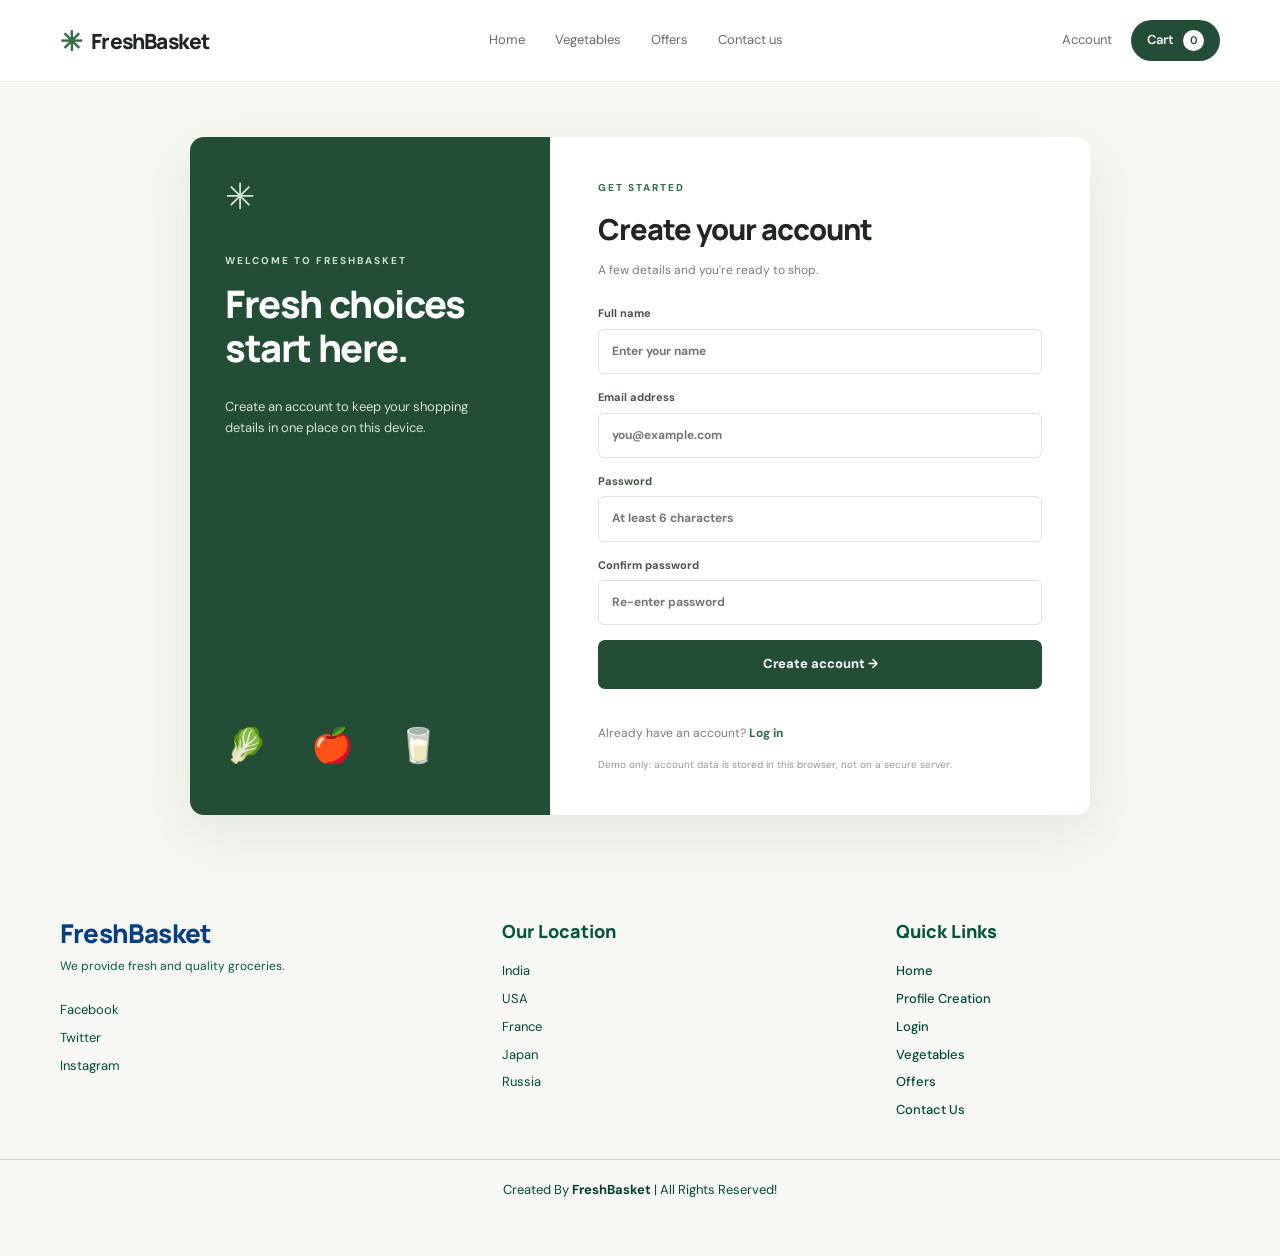
<file: FreshBasket/account.html>
<!DOCTYPE html>
<html lang="en">

<head>
    <meta charset="UTF-8">
    <meta name="viewport" content="width=device-width, initial-scale=1.0">

    <title>Create account | FreshBasket</title>

    <link rel="stylesheet" href="css/style.css">
</head>

<body>

    <!-- HEADER -->
    <header class="site-header">

        <a class="brand" href="index.html">
            <span class="brand-mark">✳</span>
            FreshBasket
        </a>

        <button class="menu-toggle" id="menuToggle">
            ☰
        </button>

        <nav class="main-nav" id="mainNav">
            <a href="index.html">Home</a>
            <a href="vegetables.html">Vegetables</a>
            <a href="offers.html">Offers</a>
            <a href="contact.html">Contact us</a>
        </nav>

        <div class="header-actions">

            <a class="account-link active" href="account.html">
                Account
            </a>

            <button class="cart-button" id="openCart">
                Cart
                <span id="cartCount" class="cart-count">0</span>
            </button>

        </div>

    </header>


    <!-- CREATE ACCOUNT SECTION -->
    <main class="auth-wrap">

        <section class="auth-card">

            <!-- LEFT SIDE -->
            <div class="auth-side">

                <span class="brand-mark large">✳</span>

                <span class="eyebrow light">
                    WELCOME TO FRESHBASKET
                </span>

                <h2>
                    Fresh choices<br>
                    start here.
                </h2>

                <p>
                    Create an account to keep your shopping details
                    in one place on this device.
                </p>

                <div class="auth-illustration">
                    🥬　🍎　🥛
                </div>

            </div>


            <!-- RIGHT SIDE: ACCOUNT FORM -->
            <div class="auth-form-wrap">

                <span class="eyebrow">
                    GET STARTED
                </span>

                <h1>Create your account</h1>

                <p class="muted">
                    A few details and you're ready to shop.
                </p>


                <!-- REGISTRATION FORM -->
                <form id="registerForm" class="form-stack">

                    <!-- FULL NAME -->
                    <label>
                        Full name

                        <input
                            type="text"
                            name="name"
                            placeholder="Enter your name"
                            required
                            minlength="2"
                        >
                    </label>


                    <!-- EMAIL -->
                    <label>
                        Email address

                        <input
                            type="email"
                            name="email"
                            placeholder="you@example.com"
                            required
                        >
                    </label>


                    <!-- PASSWORD -->
                    <label>
                        Password

                        <input
                            type="password"
                            name="password"
                            placeholder="At least 6 characters"
                            required
                            minlength="6"
                        >
                    </label>


                    <!-- CONFIRM PASSWORD -->
                    <label>
                        Confirm password

                        <input
                            type="password"
                            name="confirmPassword"
                            placeholder="Re-enter password"
                            required
                            minlength="6"
                        >
                    </label>


                    <!-- SUBMIT BUTTON -->
                    <button
                        class="button button-dark full-width"
                        type="submit"
                    >
                        Create account →
                    </button>


                    <!-- FORM MESSAGE -->
                    <p
                        class="form-message"
                        id="registerMessage"
                        role="status"
                    ></p>

                </form>


                <!-- LOGIN LINK -->
                <p class="auth-switch">
                    Already have an account?
                    <a href="login.html">Log in</a>
                </p>


                <!-- SECURITY NOTICE -->
                <small class="security-note">
                    Demo only: account data is stored in this browser,
                    not on a secure server.
                </small>

            </div>

        </section>

    </main>


    <!-- FOOTER -->
    <footer class="site-footer reference-footer">

        <div class="container footer-columns">

            <!-- BRAND COLUMN -->
            <section class="footer-brand-col">

                <a class="footer-brand" href="index.html">
                    FreshBasket
                </a>

                <p>
                    We provide fresh and quality groceries.
                </p>

                <div class="social-links">
                    <a href="#" aria-label="Facebook">Facebook</a>
                    <a href="#" aria-label="Twitter">Twitter</a>
                    <a href="#" aria-label="Instagram">Instagram</a>
                </div>

            </section>


            <!-- LOCATION COLUMN -->
            <section>

                <h3>Our Location</h3>

                <ul>
                    <li>India</li>
                    <li>USA</li>
                    <li>France</li>
                    <li>Japan</li>
                    <li>Russia</li>
                </ul>

            </section>


            <!-- QUICK LINKS COLUMN -->
            <section>

                <h3>Quick Links</h3>

                <ul class="footer-quick">
                    <li><a href="index.html">Home</a></li>
                    <li><a href="account.html">Profile Creation</a></li>
                    <li><a href="login.html">Login</a></li>
                    <li><a href="vegetables.html">Vegetables</a></li>
                    <li><a href="offers.html">Offers</a></li>
                    <li><a href="contact.html">Contact Us</a></li>
                </ul>

            </section>

        </div>


        <!-- COPYRIGHT -->
        <div class="footer-copyright">
            Created By <strong>FreshBasket</strong> | All Rights Reserved!
        </div>

    </footer>


    <!-- CART OVERLAY -->
    <div class="cart-overlay" id="cartOverlay"></div>


    <!-- SHOPPING CART DRAWER -->
    <aside class="cart-drawer" id="cartDrawer">

        <div class="cart-head">

            <div>
                <span class="eyebrow">YOUR BASKET</span>

                <h2>
                    Your cart
                    <span id="drawerCount">(0)</span>
                </h2>
            </div>

            <button id="closeCart" class="icon-button">
                ×
            </button>

        </div>


        <!-- CART PRODUCTS -->
        <div id="cartItems" class="cart-items"></div>


        <!-- EMPTY CART MESSAGE -->
        <div id="cartEmpty" class="cart-empty">

            <div>🧺</div>

            <h3>Your basket is empty</h3>

            <p>Add a few fresh favourites to get started.</p>

        </div>


        <!-- CART TOTAL -->
        <div class="cart-bottom">

            <div class="subtotal">
                <span>Subtotal</span>
                <strong id="cartSubtotal">₹0</strong>
            </div>

            <button
                class="button button-dark full-width"
                id="checkoutBtn"
            >
                Continue to checkout →
            </button>

        </div>

    </aside>


    <!-- TOAST NOTIFICATION -->
    <div class="toast" id="toast" role="status"></div>


    <!-- JAVASCRIPT FILES -->
    <script src="js/products.js"></script>
    <script src="js/app.js"></script>
    <script src="js/auth.js"></script>

</body>

</html>
</file>
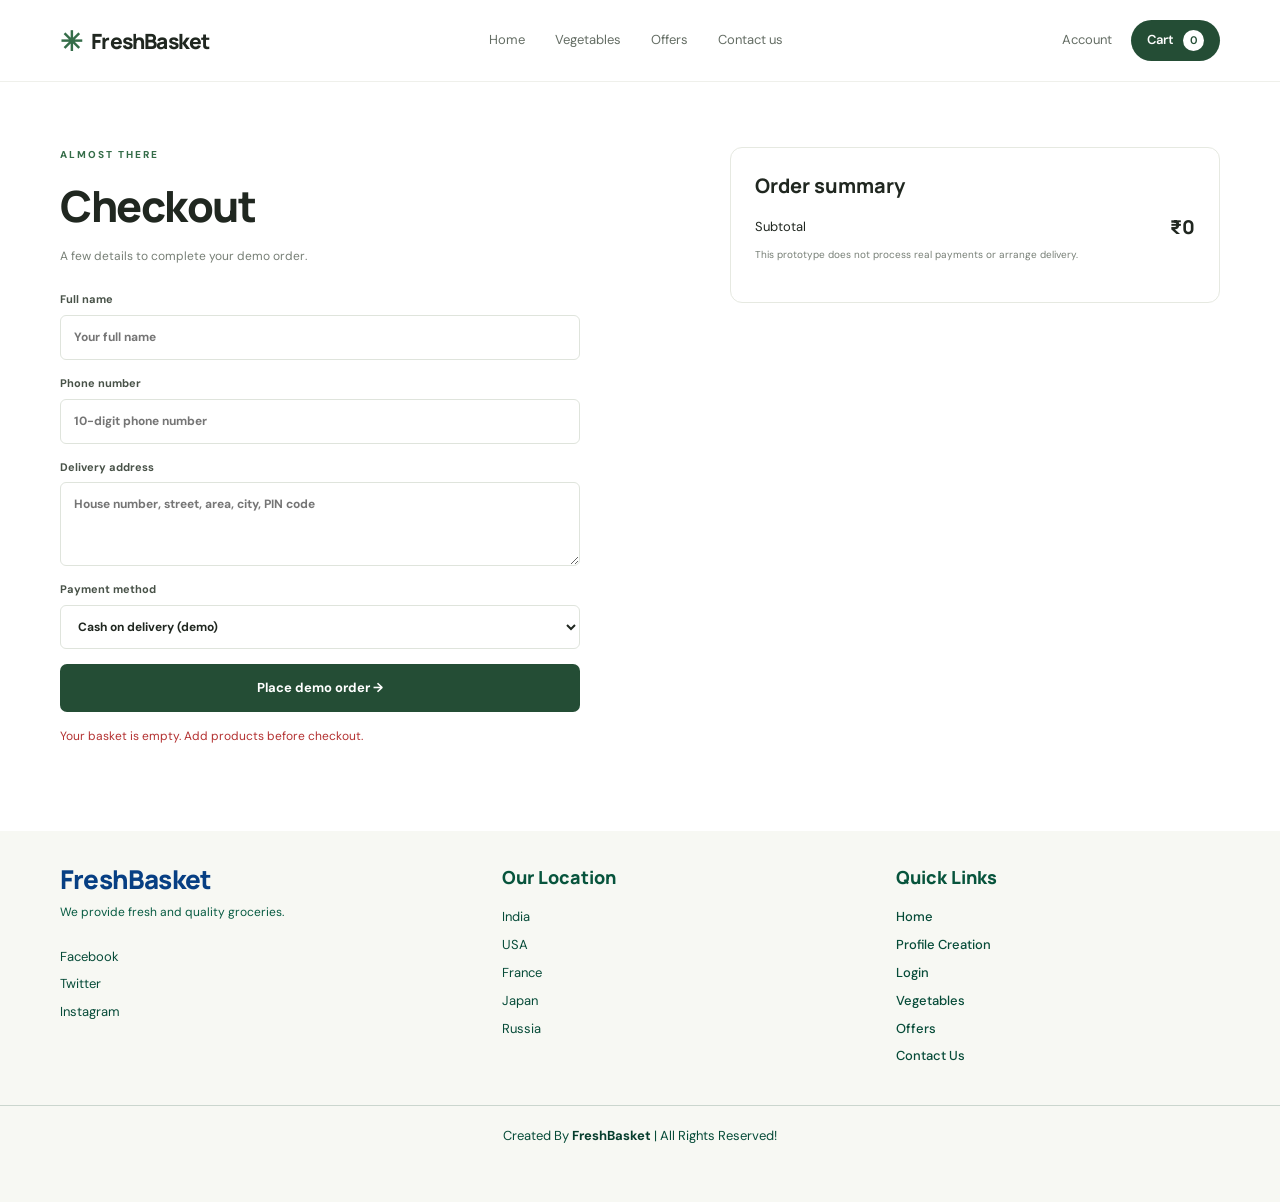
<file: FreshBasket/checkout.html>
<!DOCTYPE html>
<html lang="en">

<head>
    <meta charset="UTF-8">
    <meta name="viewport" content="width=device-width, initial-scale=1.0">

    <title>Checkout | FreshBasket</title>

    <link rel="stylesheet" href="css/style.css">
</head>

<body>

    <!-- HEADER -->
    <header class="site-header">

        <a class="brand" href="index.html">
            <span class="brand-mark">✳</span>
            FreshBasket
        </a>

        <nav class="main-nav">
            <a href="index.html">Home</a>
            <a href="vegetables.html">Vegetables</a>
            <a href="offers.html">Offers</a>
            <a href="contact.html">Contact us</a>
        </nav>

        <div class="header-actions">

            <a class="account-link" href="account.html">
                Account
            </a>

            <button class="cart-button" id="openCart">
                Cart
                <span id="cartCount" class="cart-count">0</span>
            </button>

        </div>

    </header>


    <!-- CHECKOUT MAIN SECTION -->
    <main class="container checkout-layout">

        <!-- CHECKOUT FORM -->
        <section>

            <span class="eyebrow">ALMOST THERE</span>

            <h1>Checkout</h1>

            <p class="muted">
                A few details to complete your demo order.
            </p>


            <form id="checkoutForm" class="form-stack checkout-form">

                <!-- CUSTOMER NAME -->
                <label>
                    Full name

                    <input
                        name="name"
                        type="text"
                        required
                        placeholder="Your full name"
                    >
                </label>


                <!-- PHONE NUMBER -->
                <label>
                    Phone number

                    <input
                        name="phone"
                        type="tel"
                        required
                        inputmode="tel"
                        pattern="[0-9+\-\s]{10,15}"
                        placeholder="10-digit phone number"
                    >
                </label>


                <!-- DELIVERY ADDRESS -->
                <label>
                    Delivery address

                    <textarea
                        name="address"
                        rows="3"
                        required
                        minlength="8"
                        placeholder="House number, street, area, city, PIN code"
                    ></textarea>
                </label>


                <!-- PAYMENT METHOD -->
                <label>
                    Payment method

                    <select name="payment" required>

                        <option value="Cash on delivery">
                            Cash on delivery (demo)
                        </option>

                        <option value="UPI demo">
                            UPI (demo only, no payment processed)
                        </option>

                    </select>
                </label>


                <!-- PLACE ORDER BUTTON -->
                <button
                    class="button button-dark full-width"
                    type="submit"
                >
                    Place demo order →
                </button>


                <!-- ORDER MESSAGE -->
                <p
                    class="form-message"
                    id="checkoutMessage"
                    role="status"
                ></p>

            </form>

        </section>


        <!-- ORDER SUMMARY -->
        <aside class="order-summary">

            <h2>Order summary</h2>

            <!-- PRODUCTS ARE DISPLAYED HERE -->
            <div id="checkoutItems"></div>


            <!-- SUBTOTAL -->
            <div class="subtotal">

                <span>Subtotal</span>

                <strong id="checkoutSubtotal">
                    ₹0
                </strong>

            </div>


            <!-- INFORMATION -->
            <p class="cart-hint">
                This prototype does not process real payments
                or arrange delivery.
            </p>

        </aside>

    </main>


    <!-- FOOTER -->
    <footer class="site-footer reference-footer">

        <div class="container footer-columns">

            <!-- BRAND COLUMN -->
            <section class="footer-brand-col">

                <a class="footer-brand" href="index.html">
                    FreshBasket
                </a>

                <p>
                    We provide fresh and quality groceries.
                </p>

                <div class="social-links">

                    <a href="#" aria-label="Facebook">
                        Facebook
                    </a>

                    <a href="#" aria-label="Twitter">
                        Twitter
                    </a>

                    <a href="#" aria-label="Instagram">
                        Instagram
                    </a>

                </div>

            </section>


            <!-- LOCATION COLUMN -->
            <section>

                <h3>Our Location</h3>

                <ul>
                    <li>India</li>
                    <li>USA</li>
                    <li>France</li>
                    <li>Japan</li>
                    <li>Russia</li>
                </ul>

            </section>


            <!-- QUICK LINKS COLUMN -->
            <section>

                <h3>Quick Links</h3>

                <ul class="footer-quick">

                    <li>
                        <a href="index.html">Home</a>
                    </li>

                    <li>
                        <a href="account.html">Profile Creation</a>
                    </li>

                    <li>
                        <a href="login.html">Login</a>
                    </li>

                    <li>
                        <a href="vegetables.html">Vegetables</a>
                    </li>

                    <li>
                        <a href="offers.html">Offers</a>
                    </li>

                    <li>
                        <a href="contact.html">Contact Us</a>
                    </li>

                </ul>

            </section>

        </div>


        <!-- COPYRIGHT -->
        <div class="footer-copyright">

            Created By <strong>FreshBasket</strong> |
            All Rights Reserved!

        </div>

    </footer>


    <!-- CART OVERLAY -->
    <div class="cart-overlay" id="cartOverlay"></div>


    <!-- SHOPPING CART DRAWER -->
    <aside class="cart-drawer" id="cartDrawer">

        <div class="cart-head">

            <div>

                <span class="eyebrow">
                    YOUR BASKET
                </span>

                <h2>
                    Your cart
                    <span id="drawerCount">(0)</span>
                </h2>

            </div>

            <button id="closeCart" class="icon-button">
                ×
            </button>

        </div>


        <!-- CART ITEMS -->
        <div id="cartItems" class="cart-items"></div>


        <!-- EMPTY CART MESSAGE -->
        <div id="cartEmpty" class="cart-empty">

            <div>🧺</div>

            <h3>Your basket is empty</h3>

            <p>
                Add a few fresh favourites to get started.
            </p>

        </div>


        <!-- CART TOTAL -->
        <div class="cart-bottom">

            <div class="subtotal">

                <span>Subtotal</span>

                <strong id="cartSubtotal">
                    ₹0
                </strong>

            </div>

            <button
                class="button button-dark full-width"
                id="checkoutBtn"
            >
                Continue to checkout →
            </button>

        </div>

    </aside>


    <!-- TOAST NOTIFICATION -->
    <div class="toast" id="toast" role="status"></div>


    <!-- JAVASCRIPT FILES -->
    <script src="js/products.js"></script>
    <script src="js/app.js"></script>
    <script src="js/checkout.js"></script>

</body>

</html>
</file>
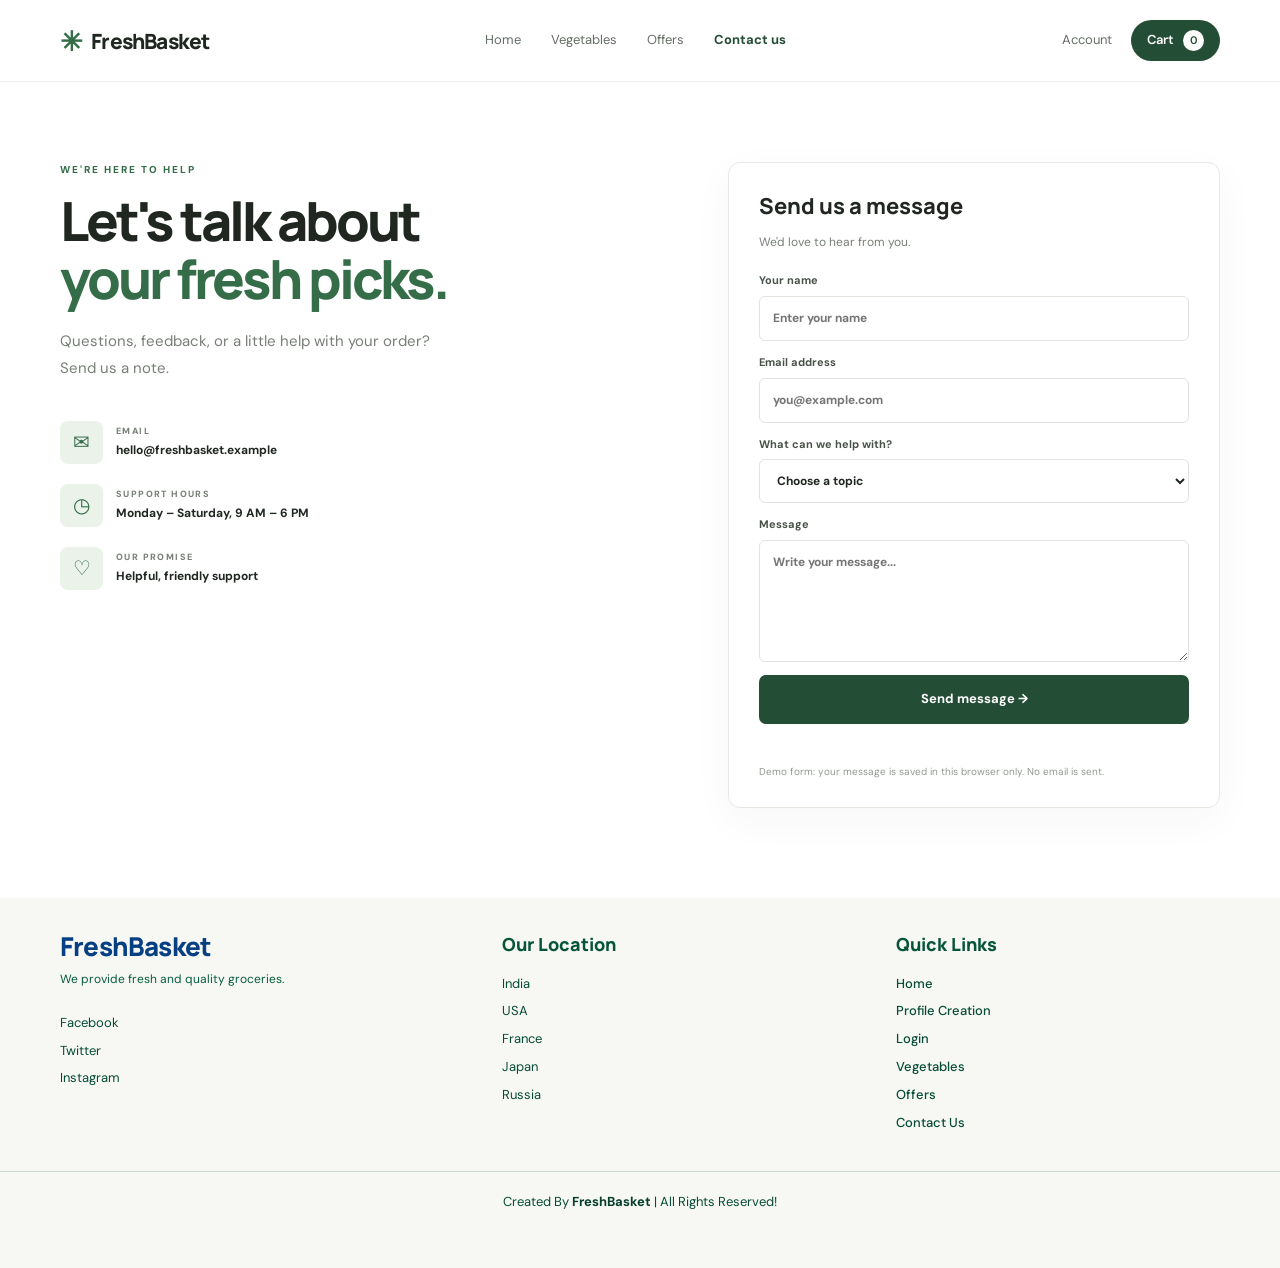
<file: FreshBasket/contact.html>
<!DOCTYPE html>
<html lang="en">

<head>
    <meta charset="UTF-8">
    <meta name="viewport" content="width=device-width, initial-scale=1.0">

    <title>Contact us | FreshBasket</title>

    <link rel="stylesheet" href="css/style.css">
</head>

<body>

    <!-- HEADER -->
    <header class="site-header">

        <a class="brand" href="index.html">
            <span class="brand-mark">✳</span>
            FreshBasket
        </a>

        <button class="menu-toggle" id="menuToggle">☰</button>

        <nav class="main-nav" id="mainNav">
            <a href="index.html">Home</a>
            <a href="vegetables.html">Vegetables</a>
            <a href="offers.html">Offers</a>
            <a class="active" href="contact.html">Contact us</a>
        </nav>

        <div class="header-actions">
            <a class="account-link" href="account.html">Account</a>

            <button class="cart-button" id="openCart">
                Cart
                <span id="cartCount" class="cart-count">0</span>
            </button>
        </div>

    </header>


    <!-- MAIN CONTACT SECTION -->
    <main class="container contact-main">

        <!-- CONTACT INFORMATION -->
        <section class="contact-intro">

            <span class="eyebrow">WE'RE HERE TO HELP</span>

            <h1>
                Let's talk about<br>
                <span>your fresh picks.</span>
            </h1>

            <p>
                Questions, feedback, or a little help with your order?
                Send us a note.
            </p>

            <div class="contact-details">

                <div>
                    <span class="contact-icon">✉</span>

                    <div>
                        <small>EMAIL</small>
                        <strong>hello@freshbasket.example</strong>
                    </div>
                </div>

                <div>
                    <span class="contact-icon">◷</span>

                    <div>
                        <small>SUPPORT HOURS</small>
                        <strong>Monday – Saturday, 9 AM – 6 PM</strong>
                    </div>
                </div>

                <div>
                    <span class="contact-icon">♡</span>

                    <div>
                        <small>OUR PROMISE</small>
                        <strong>Helpful, friendly support</strong>
                    </div>
                </div>

            </div>

        </section>


        <!-- CONTACT FORM -->
        <section class="contact-form-card">

            <h2>Send us a message</h2>

            <p class="muted">We'd love to hear from you.</p>

            <form id="contactForm" class="form-stack">

                <label>
                    Your name

                    <input
                        name="name"
                        type="text"
                        placeholder="Enter your name"
                        required
                    >
                </label>

                <label>
                    Email address

                    <input
                        name="email"
                        type="email"
                        placeholder="you@example.com"
                        required
                    >
                </label>

                <label>
                    What can we help with?

                    <select name="topic" required>
                        <option value="">Choose a topic</option>
                        <option>Order question</option>
                        <option>Product feedback</option>
                        <option>Delivery question</option>
                        <option>Other</option>
                    </select>
                </label>

                <label>
                    Message

                    <textarea
                        name="message"
                        rows="5"
                        placeholder="Write your message..."
                        required
                        minlength="5"
                    ></textarea>
                </label>

                <button
                    class="button button-dark full-width"
                    type="submit"
                >
                    Send message →
                </button>

                <p
                    class="form-message"
                    id="contactMessage"
                    role="status"
                ></p>

                <small class="security-note">
                    Demo form: your message is saved in this browser only.
                    No email is sent.
                </small>

            </form>

        </section>

    </main>


    <!-- FOOTER -->
    <footer class="site-footer reference-footer">

        <div class="container footer-columns">

            <!-- BRAND COLUMN -->
            <section class="footer-brand-col">

                <a class="footer-brand" href="index.html">
                    FreshBasket
                </a>

                <p>We provide fresh and quality groceries.</p>

                <div class="social-links">
                    <a href="#" aria-label="Facebook">Facebook</a>
                    <a href="#" aria-label="Twitter">Twitter</a>
                    <a href="#" aria-label="Instagram">Instagram</a>
                </div>

            </section>


            <!-- LOCATION COLUMN -->
            <section>

                <h3>Our Location</h3>

                <ul>
                    <li>India</li>
                    <li>USA</li>
                    <li>France</li>
                    <li>Japan</li>
                    <li>Russia</li>
                </ul>

            </section>


            <!-- QUICK LINKS COLUMN -->
            <section>

                <h3>Quick Links</h3>

                <ul class="footer-quick">
                    <li><a href="index.html">Home</a></li>
                    <li><a href="account.html">Profile Creation</a></li>
                    <li><a href="login.html">Login</a></li>
                    <li><a href="vegetables.html">Vegetables</a></li>
                    <li><a href="offers.html">Offers</a></li>
                    <li><a href="contact.html">Contact Us</a></li>
                </ul>

            </section>

        </div>


        <!-- COPYRIGHT -->
        <div class="footer-copyright">
            Created By <strong>FreshBasket</strong> | All Rights Reserved!
        </div>

    </footer>


    <!-- CART OVERLAY -->
    <div class="cart-overlay" id="cartOverlay"></div>


    <!-- SHOPPING CART DRAWER -->
    <aside class="cart-drawer" id="cartDrawer">

        <div class="cart-head">

            <div>
                <span class="eyebrow">YOUR BASKET</span>

                <h2>
                    Your cart
                    <span id="drawerCount">(0)</span>
                </h2>
            </div>

            <button id="closeCart" class="icon-button">×</button>

        </div>


        <!-- CART PRODUCTS -->
        <div id="cartItems" class="cart-items"></div>


        <!-- EMPTY CART MESSAGE -->
        <div id="cartEmpty" class="cart-empty">

            <div>🧺</div>

            <h3>Your basket is empty</h3>

            <p>Add a few fresh favourites to get started.</p>

        </div>


        <!-- CART TOTAL -->
        <div class="cart-bottom">

            <div class="subtotal">
                <span>Subtotal</span>
                <strong id="cartSubtotal">₹0</strong>
            </div>

            <button
                class="button button-dark full-width"
                id="checkoutBtn"
            >
                Continue to checkout →
            </button>

        </div>

    </aside>


    <!-- NOTIFICATION -->
    <div class="toast" id="toast" role="status"></div>


    <!-- JAVASCRIPT FILES -->
    <script src="js/products.js"></script>
    <script src="js/app.js"></script>
    <script src="js/contact.js"></script>

</body>

</html>
</file>
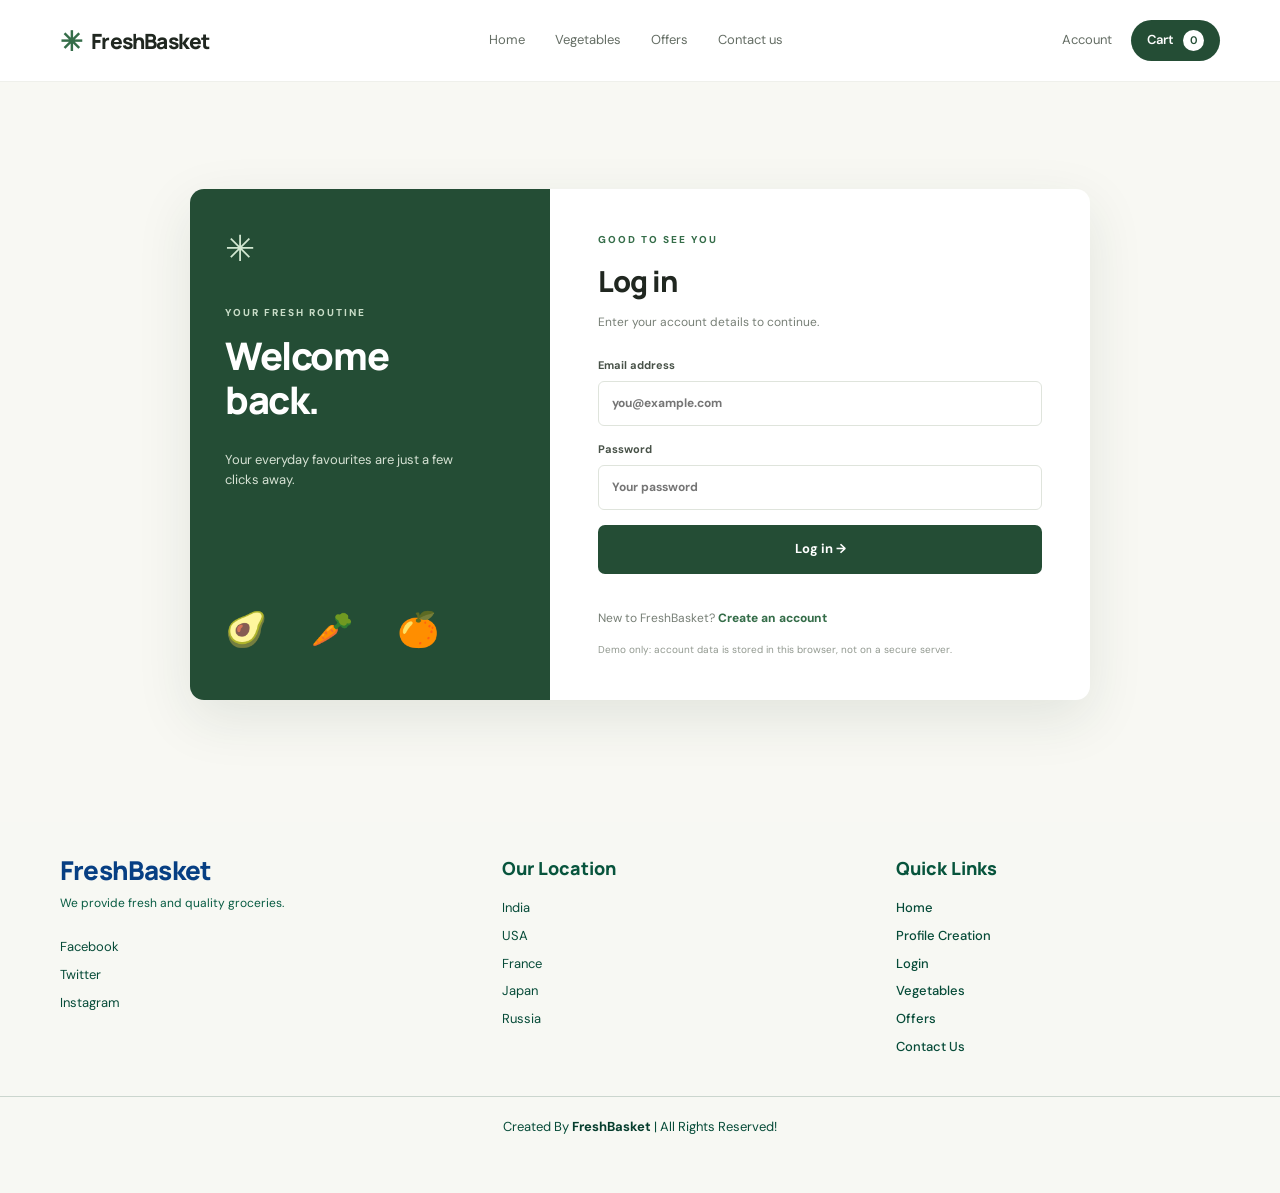
<file: FreshBasket/login.html>
<!DOCTYPE html>
<html lang="en">

<head>
    <meta charset="UTF-8">
    <meta name="viewport" content="width=device-width, initial-scale=1.0">

    <title>Log in | FreshBasket</title>

    <link rel="stylesheet" href="css/style.css">
</head>

<body>

    <!-- HEADER -->
    <header class="site-header">

        <a class="brand" href="index.html">
            <span class="brand-mark">✳</span>
            FreshBasket
        </a>

        <button class="menu-toggle" id="menuToggle">
            ☰
        </button>

        <nav class="main-nav" id="mainNav">
            <a href="index.html">Home</a>
            <a href="vegetables.html">Vegetables</a>
            <a href="offers.html">Offers</a>
            <a href="contact.html">Contact us</a>
        </nav>

        <div class="header-actions">

            <a class="account-link active" href="account.html">
                Account
            </a>

            <button class="cart-button" id="openCart">
                Cart
                <span id="cartCount" class="cart-count">0</span>
            </button>

        </div>

    </header>


    <!-- LOGIN MAIN SECTION -->
    <main class="auth-wrap">

        <section class="auth-card">

            <!-- LEFT SIDE -->
            <div class="auth-side">

                <span class="brand-mark large">✳</span>

                <span class="eyebrow light">
                    YOUR FRESH ROUTINE
                </span>

                <h2>
                    Welcome<br>
                    back.
                </h2>

                <p>
                    Your everyday favourites are just a few clicks away.
                </p>

                <div class="auth-illustration">
                    🥑　🥕　🍊
                </div>

            </div>


            <!-- RIGHT SIDE: LOGIN FORM -->
            <div class="auth-form-wrap">

                <span class="eyebrow">
                    GOOD TO SEE YOU
                </span>

                <h1>Log in</h1>

                <p class="muted">
                    Enter your account details to continue.
                </p>


                <!-- LOGIN FORM -->
                <form id="loginForm" class="form-stack">

                    <!-- EMAIL -->
                    <label>
                        Email address

                        <input
                            type="email"
                            name="email"
                            placeholder="you@example.com"
                            required
                        >
                    </label>


                    <!-- PASSWORD -->
                    <label>
                        Password

                        <input
                            type="password"
                            name="password"
                            placeholder="Your password"
                            required
                        >
                    </label>


                    <!-- LOGIN BUTTON -->
                    <button
                        class="button button-dark full-width"
                        type="submit"
                    >
                        Log in →
                    </button>


                    <!-- LOGIN MESSAGE -->
                    <p
                        class="form-message"
                        id="loginMessage"
                        role="status"
                    ></p>

                </form>


                <!-- CREATE ACCOUNT LINK -->
                <p class="auth-switch">
                    New to FreshBasket?
                    <a href="account.html">Create an account</a>
                </p>


                <!-- SECURITY NOTICE -->
                <small class="security-note">
                    Demo only: account data is stored in this browser,
                    not on a secure server.
                </small>

            </div>

        </section>

    </main>


    <!-- FOOTER -->
    <footer class="site-footer reference-footer">

        <div class="container footer-columns">

            <!-- BRAND COLUMN -->
            <section class="footer-brand-col">

                <a class="footer-brand" href="index.html">
                    FreshBasket
                </a>

                <p>
                    We provide fresh and quality groceries.
                </p>

                <div class="social-links">

                    <a href="#" aria-label="Facebook">
                        Facebook
                    </a>

                    <a href="#" aria-label="Twitter">
                        Twitter
                    </a>

                    <a href="#" aria-label="Instagram">
                        Instagram
                    </a>

                </div>

            </section>


            <!-- LOCATION COLUMN -->
            <section>

                <h3>Our Location</h3>

                <ul>
                    <li>India</li>
                    <li>USA</li>
                    <li>France</li>
                    <li>Japan</li>
                    <li>Russia</li>
                </ul>

            </section>


            <!-- QUICK LINKS COLUMN -->
            <section>

                <h3>Quick Links</h3>

                <ul class="footer-quick">

                    <li><a href="index.html">Home</a></li>

                    <li>
                        <a href="account.html">Profile Creation</a>
                    </li>

                    <li><a href="login.html">Login</a></li>

                    <li>
                        <a href="vegetables.html">Vegetables</a>
                    </li>

                    <li><a href="offers.html">Offers</a></li>

                    <li>
                        <a href="contact.html">Contact Us</a>
                    </li>

                </ul>

            </section>

        </div>


        <!-- COPYRIGHT -->
        <div class="footer-copyright">
            Created By <strong>FreshBasket</strong> |
            All Rights Reserved!
        </div>

    </footer>


    <!-- CART OVERLAY -->
    <div class="cart-overlay" id="cartOverlay"></div>


    <!-- SHOPPING CART DRAWER -->
    <aside class="cart-drawer" id="cartDrawer">

        <div class="cart-head">

            <div>
                <span class="eyebrow">YOUR BASKET</span>

                <h2>
                    Your cart
                    <span id="drawerCount">(0)</span>
                </h2>
            </div>

            <button id="closeCart" class="icon-button">
                ×
            </button>

        </div>


        <!-- CART ITEMS -->
        <div id="cartItems" class="cart-items"></div>


        <!-- EMPTY CART MESSAGE -->
        <div id="cartEmpty" class="cart-empty">

            <div>🧺</div>

            <h3>Your basket is empty</h3>

            <p>
                Add a few fresh favourites to get started.
            </p>

        </div>


        <!-- CART TOTAL -->
        <div class="cart-bottom">

            <div class="subtotal">
                <span>Subtotal</span>
                <strong id="cartSubtotal">₹0</strong>
            </div>

            <button
                class="button button-dark full-width"
                id="checkoutBtn"
            >
                Continue to checkout →
            </button>

        </div>

    </aside>


    <!-- TOAST NOTIFICATION -->
    <div class="toast" id="toast" role="status"></div>


    <!-- JAVASCRIPT FILES -->
    <script src="js/products.js"></script>
    <script src="js/app.js"></script>
    <script src="js/auth.js"></script>

</body>

</html>
</file>
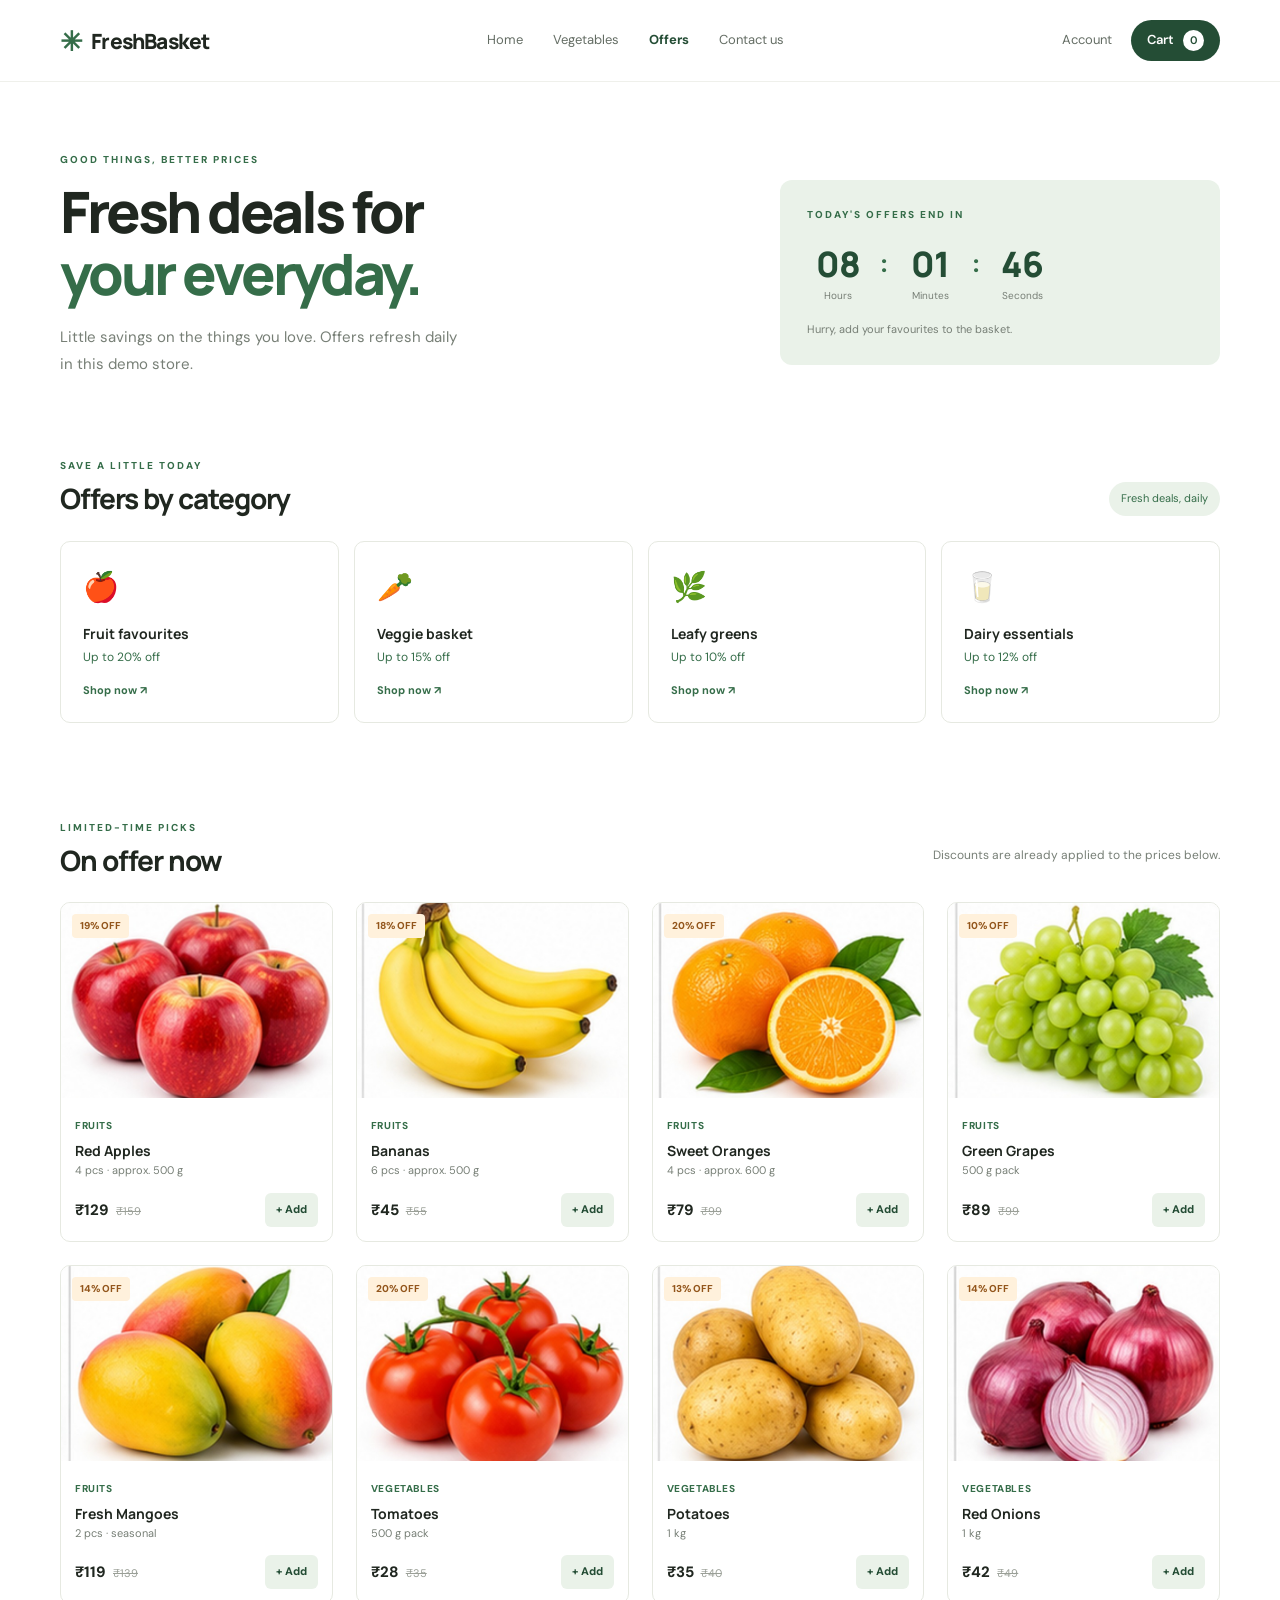
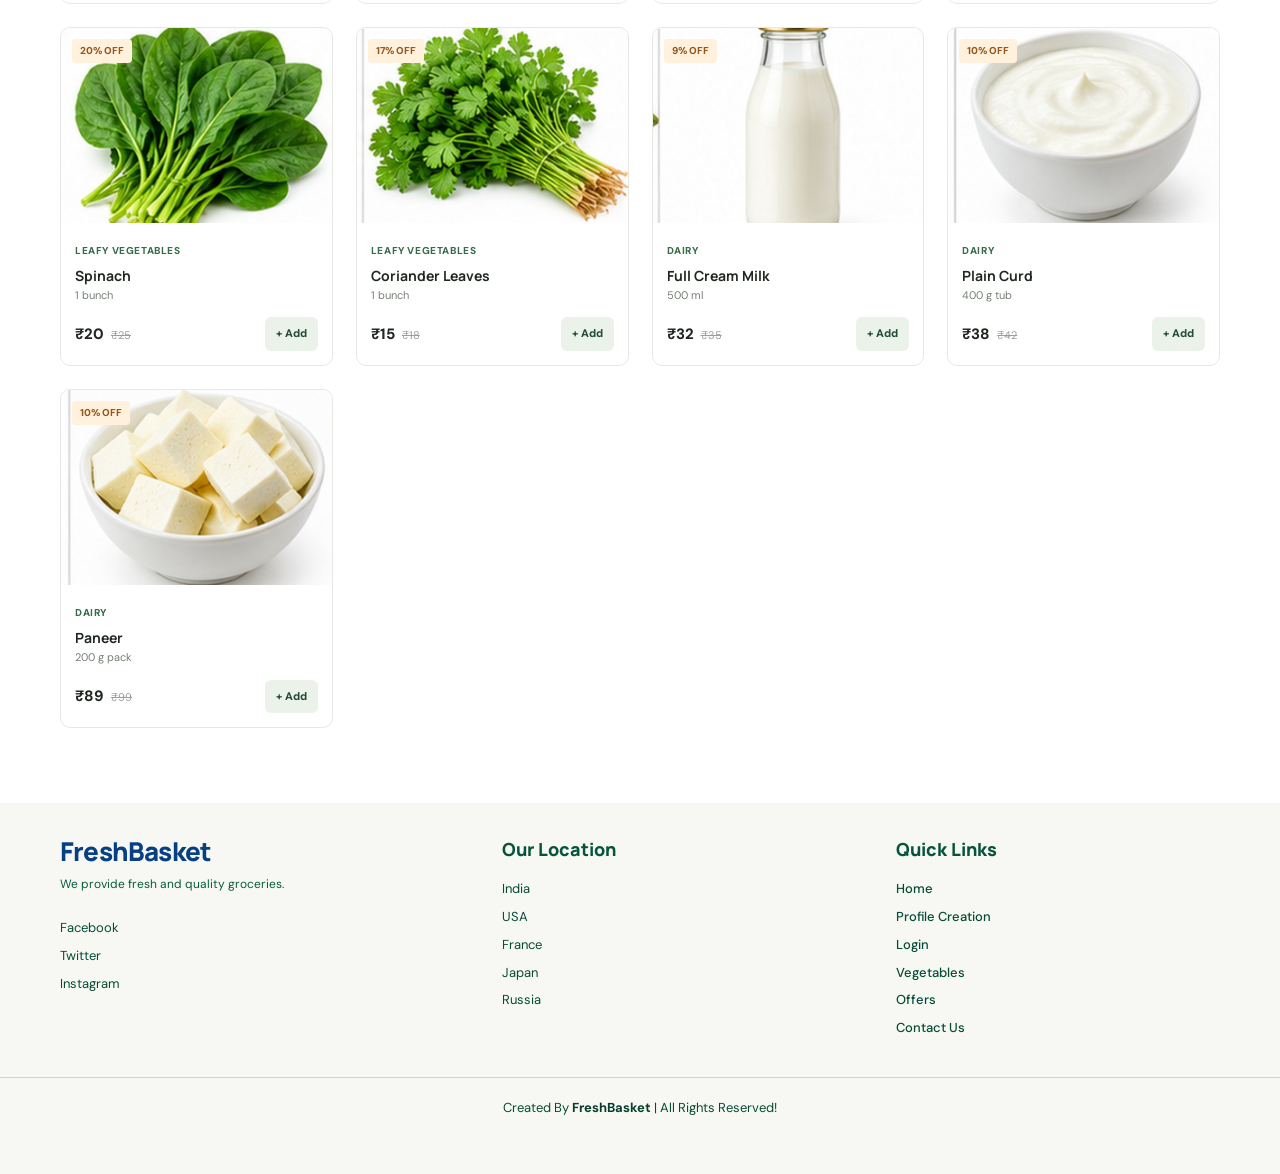
<file: FreshBasket/offers.html>
<!DOCTYPE html>
<html lang="en">

<head>
    <meta charset="UTF-8">
    <meta name="viewport" content="width=device-width, initial-scale=1.0">

    <title>Fresh offers | FreshBasket</title>

    <link rel="stylesheet" href="css/style.css">
</head>

<body>

    <!-- HEADER -->
    <header class="site-header">

        <a class="brand" href="index.html">
            <span class="brand-mark">✳</span>
            FreshBasket
        </a>

        <button class="menu-toggle" id="menuToggle">
            ☰
        </button>

        <nav class="main-nav" id="mainNav">
            <a href="index.html">Home</a>
            <a href="vegetables.html">Vegetables</a>
            <a class="active" href="offers.html">Offers</a>
            <a href="contact.html">Contact us</a>
        </nav>

        <div class="header-actions">

            <a class="account-link" href="account.html">
                Account
            </a>

            <button class="cart-button" id="openCart">
                Cart
                <span id="cartCount" class="cart-count">0</span>
            </button>

        </div>

    </header>


    <!-- MAIN CONTENT -->
    <main>

        <!-- OFFERS HERO SECTION -->
        <section class="offers-hero container">

            <div>

                <span class="eyebrow">
                    GOOD THINGS, BETTER PRICES
                </span>

                <h1>
                    Fresh deals for<br>
                    <span>your everyday.</span>
                </h1>

                <p>
                    Little savings on the things you love.
                    Offers refresh daily in this demo store.
                </p>

            </div>


            <!-- COUNTDOWN TIMER -->
            <div class="timer-card">

                <span class="eyebrow">
                    TODAY'S OFFERS END IN
                </span>

                <div class="timer" id="offerTimer">

                    <div>
                        <strong id="hours">08</strong>
                        <small>Hours</small>
                    </div>

                    <b>:</b>

                    <div>
                        <strong id="minutes">00</strong>
                        <small>Minutes</small>
                    </div>

                    <b>:</b>

                    <div>
                        <strong id="seconds">00</strong>
                        <small>Seconds</small>
                    </div>

                </div>

                <p>
                    Hurry, add your favourites to the basket.
                </p>

            </div>

        </section>


        <!-- OFFERS BY CATEGORY -->
        <section class="container offer-categories">

            <div class="section-heading">

                <div>
                    <span class="eyebrow">
                        SAVE A LITTLE TODAY
                    </span>

                    <h2>Offers by category</h2>
                </div>

                <span class="offer-badge">
                    Fresh deals, daily
                </span>

            </div>


            <div class="offer-category-grid">

                <!-- FRUITS -->
                <a href="vegetables.html#fruits">

                    <span>🍎</span>

                    <strong>Fruit favourites</strong>

                    <small>Up to 20% off</small>

                    <b>Shop now ↗</b>

                </a>


                <!-- VEGETABLES -->
                <a href="vegetables.html#vegetables">

                    <span>🥕</span>

                    <strong>Veggie basket</strong>

                    <small>Up to 15% off</small>

                    <b>Shop now ↗</b>

                </a>


                <!-- LEAFY GREENS -->
                <a href="vegetables.html#leafy">

                    <span>🌿</span>

                    <strong>Leafy greens</strong>

                    <small>Up to 10% off</small>

                    <b>Shop now ↗</b>

                </a>


                <!-- DAIRY -->
                <a href="vegetables.html#dairy">

                    <span>🥛</span>

                    <strong>Dairy essentials</strong>

                    <small>Up to 12% off</small>

                    <b>Shop now ↗</b>

                </a>

            </div>

        </section>


        <!-- PRODUCTS ON OFFER -->
        <section class="container product-section">

            <div class="section-heading">

                <div>
                    <span class="eyebrow">
                        LIMITED-TIME PICKS
                    </span>

                    <h2>On offer now</h2>
                </div>

                <p class="muted">
                    Discounts are already applied to the prices below.
                </p>

            </div>

            <!-- Products are inserted by JavaScript -->
            <div id="offerProducts" class="product-grid"></div>

        </section>

    </main>


    <!-- FOOTER -->
    <footer class="site-footer reference-footer">

        <div class="container footer-columns">

            <!-- BRAND COLUMN -->
            <section class="footer-brand-col">

                <a class="footer-brand" href="index.html">
                    FreshBasket
                </a>

                <p>
                    We provide fresh and quality groceries.
                </p>

                <div class="social-links">

                    <a href="#" aria-label="Facebook">
                        Facebook
                    </a>

                    <a href="#" aria-label="Twitter">
                        Twitter
                    </a>

                    <a href="#" aria-label="Instagram">
                        Instagram
                    </a>

                </div>

            </section>


            <!-- LOCATION COLUMN -->
            <section>

                <h3>Our Location</h3>

                <ul>
                    <li>India</li>
                    <li>USA</li>
                    <li>France</li>
                    <li>Japan</li>
                    <li>Russia</li>
                </ul>

            </section>


            <!-- QUICK LINKS COLUMN -->
            <section>

                <h3>Quick Links</h3>

                <ul class="footer-quick">

                    <li>
                        <a href="index.html">Home</a>
                    </li>

                    <li>
                        <a href="account.html">Profile Creation</a>
                    </li>

                    <li>
                        <a href="login.html">Login</a>
                    </li>

                    <li>
                        <a href="vegetables.html">Vegetables</a>
                    </li>

                    <li>
                        <a href="offers.html">Offers</a>
                    </li>

                    <li>
                        <a href="contact.html">Contact Us</a>
                    </li>

                </ul>

            </section>

        </div>


        <!-- COPYRIGHT -->
        <div class="footer-copyright">
            Created By <strong>FreshBasket</strong> |
            All Rights Reserved!
        </div>

    </footer>


    <!-- CART OVERLAY -->
    <div class="cart-overlay" id="cartOverlay"></div>


    <!-- SHOPPING CART DRAWER -->
    <aside class="cart-drawer" id="cartDrawer">

        <div class="cart-head">

            <div>
                <span class="eyebrow">
                    YOUR BASKET
                </span>

                <h2>
                    Your cart
                    <span id="drawerCount">(0)</span>
                </h2>
            </div>

            <button id="closeCart" class="icon-button">
                ×
            </button>

        </div>


        <!-- CART ITEMS -->
        <div id="cartItems" class="cart-items"></div>


        <!-- EMPTY CART MESSAGE -->
        <div id="cartEmpty" class="cart-empty">

            <div>🧺</div>

            <h3>Your basket is empty</h3>

            <p>
                Add a few fresh favourites to get started.
            </p>

        </div>


        <!-- CART TOTAL -->
        <div class="cart-bottom">

            <div class="subtotal">

                <span>Subtotal</span>

                <strong id="cartSubtotal">₹0</strong>

            </div>

            <p class="cart-hint">
                Delivery charges, if any, are shown at checkout.
            </p>

            <button
                class="button button-dark full-width"
                id="checkoutBtn"
            >
                Continue to checkout →
            </button>

        </div>

    </aside>


    <!-- TOAST NOTIFICATION -->
    <div class="toast" id="toast" role="status"></div>


    <!-- JAVASCRIPT FILES -->
    <script src="js/products.js"></script>
    <script src="js/app.js"></script>
    <script src="js/offers.js"></script>

</body>

</html>
</file>
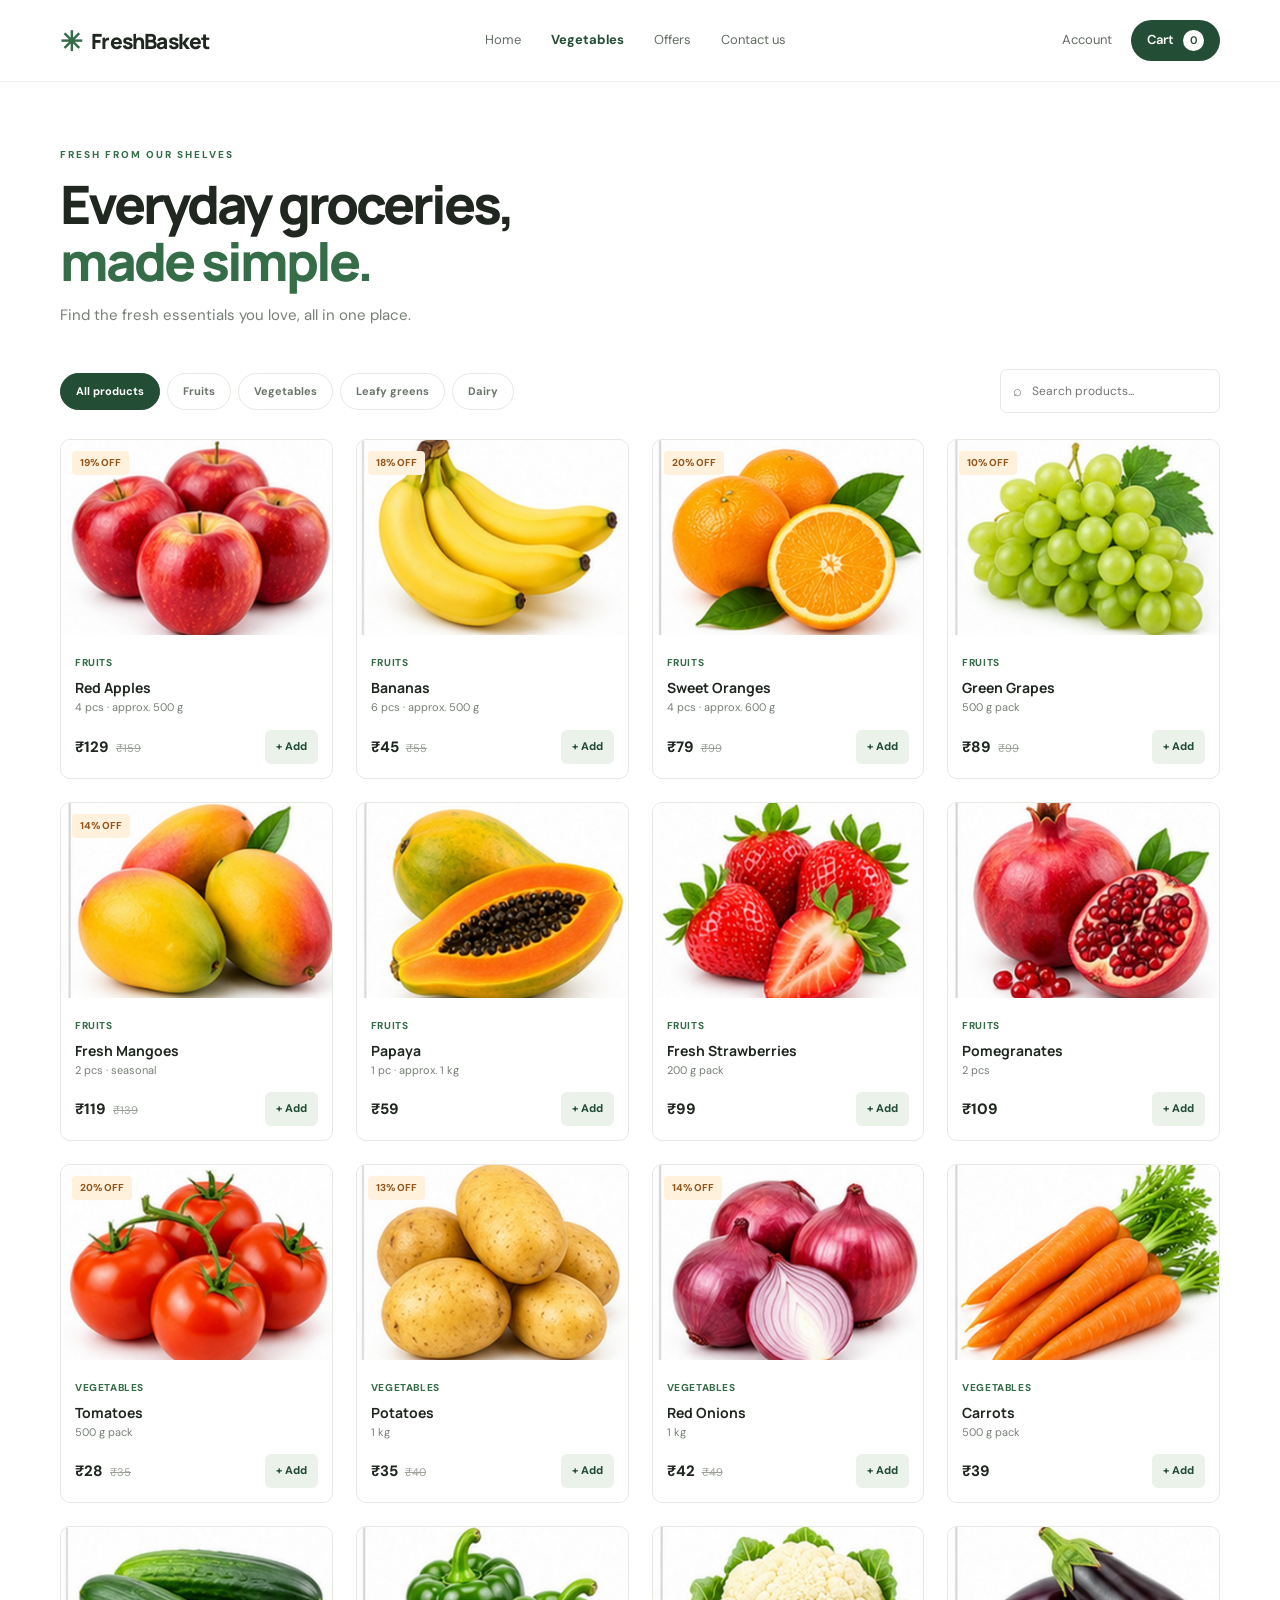
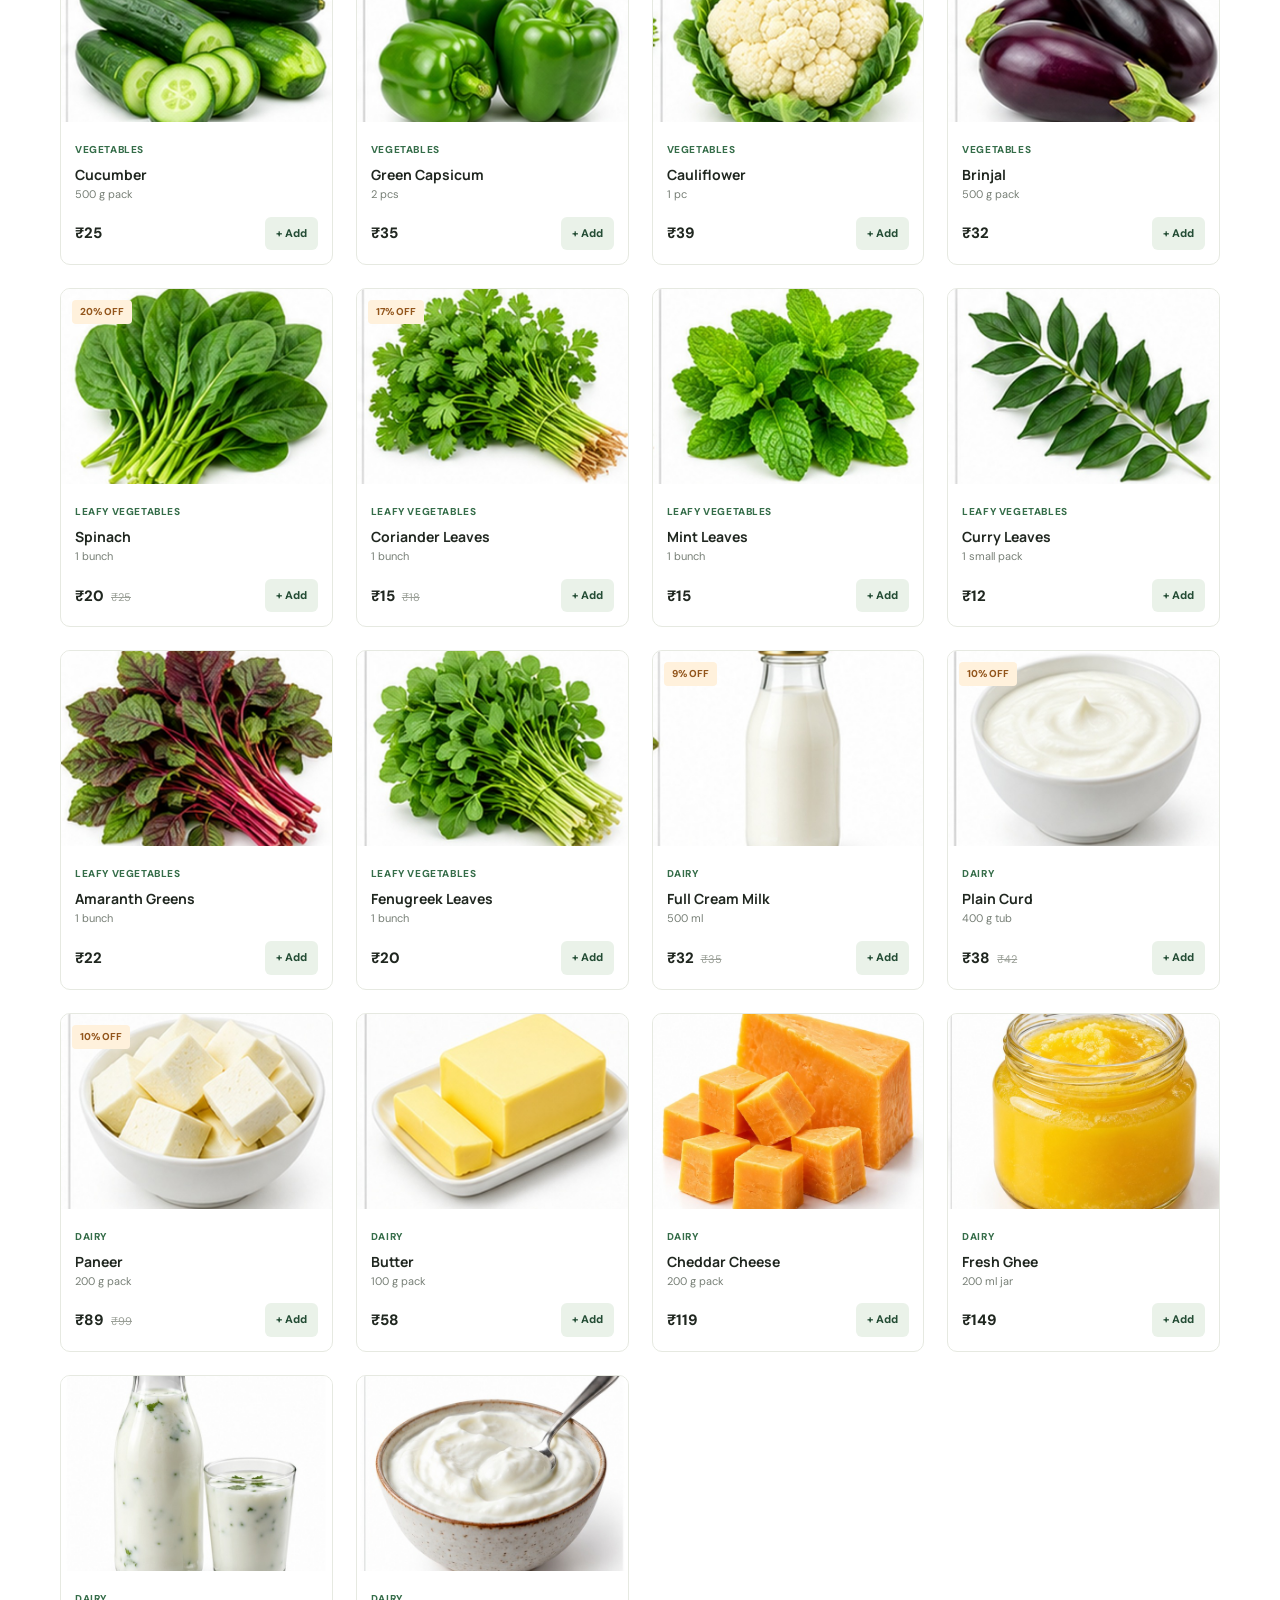
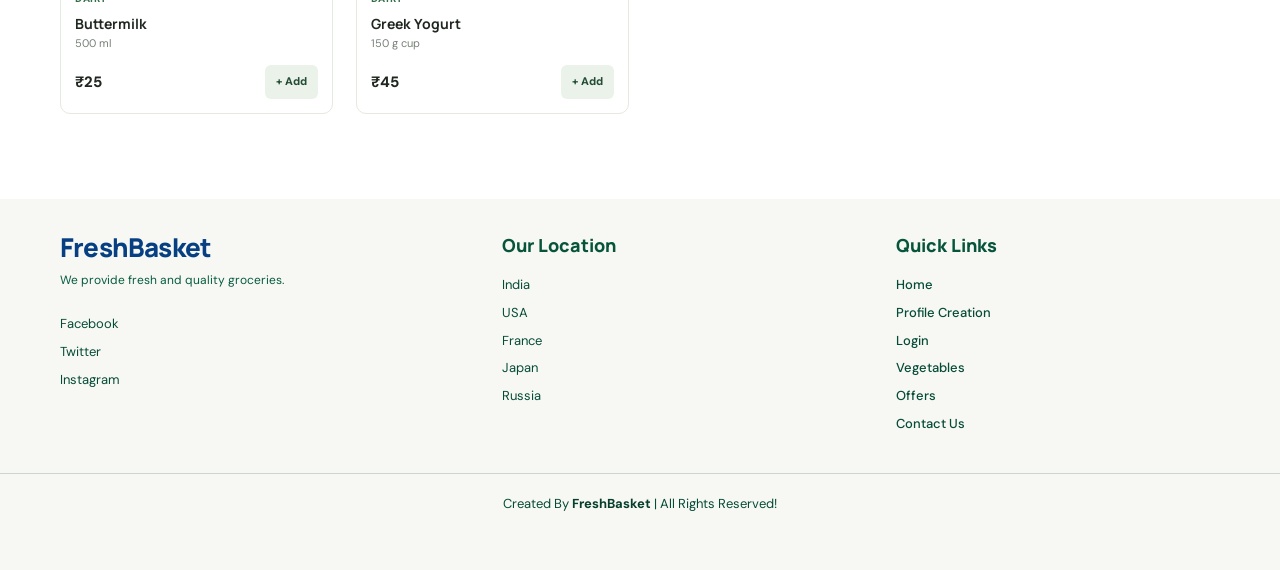
<file: FreshBasket/vegetables.html>
<!DOCTYPE html>
<html lang="en">

<head>
    <meta charset="UTF-8">
    <meta name="viewport" content="width=device-width, initial-scale=1.0">

    <title>Shop groceries | FreshBasket</title>

    <link rel="stylesheet" href="css/style.css">
</head>

<body>

    <!-- HEADER -->
    <header class="site-header">

        <a class="brand" href="index.html">
            <span class="brand-mark">✳</span>
            FreshBasket
        </a>

        <button
            class="menu-toggle"
            id="menuToggle"
            aria-label="Open navigation"
        >
            ☰
        </button>

        <nav class="main-nav" id="mainNav">

            <a href="index.html">Home</a>

            <a class="active" href="vegetables.html">
                Vegetables
            </a>

            <a href="offers.html">Offers</a>

            <a href="contact.html">Contact us</a>

        </nav>

        <div class="header-actions">

            <a class="account-link" href="account.html">
                Account
            </a>

            <button class="cart-button" id="openCart">

                Cart

                <span id="cartCount" class="cart-count">0</span>

            </button>

        </div>

    </header>


    <!-- MAIN SHOP SECTION -->
    <main class="container page-main">

        <!-- PAGE INTRODUCTION -->
        <div class="page-intro">

            <span class="eyebrow">
                FRESH FROM OUR SHELVES
            </span>

            <h1>
                Everyday groceries,<br>
                <span>made simple.</span>
            </h1>

            <p>
                Find the fresh essentials you love,
                all in one place.
            </p>

        </div>


        <!-- SEARCH AND CATEGORY FILTERS -->
        <div class="shop-toolbar">

            <!-- CATEGORY FILTERS -->
            <div class="filter-tabs" id="categoryFilters">

                <button
                    class="filter-tab active"
                    data-filter="All"
                >
                    All products
                </button>

                <button
                    class="filter-tab"
                    data-filter="Fruits"
                >
                    Fruits
                </button>

                <button
                    class="filter-tab"
                    data-filter="Vegetables"
                >
                    Vegetables
                </button>

                <button
                    class="filter-tab"
                    data-filter="Leafy Vegetables"
                >
                    Leafy greens
                </button>

                <button
                    class="filter-tab"
                    data-filter="Dairy"
                >
                    Dairy
                </button>

            </div>


            <!-- PRODUCT SEARCH -->
            <label class="search-box">

                <span>⌕</span>

                <input
                    id="productSearch"
                    type="search"
                    placeholder="Search products..."
                    aria-label="Search products"
                >

            </label>

        </div>


        <!-- PRODUCTS ARE DISPLAYED HERE -->
        <div id="shopProducts" class="product-grid"></div>

    </main>


    <!-- FOOTER -->
    <footer class="site-footer reference-footer">

        <div class="container footer-columns">

            <!-- BRAND COLUMN -->
            <section class="footer-brand-col">

                <a class="footer-brand" href="index.html">
                    FreshBasket
                </a>

                <p>
                    We provide fresh and quality groceries.
                </p>

                <div class="social-links">

                    <a href="#" aria-label="Facebook">
                        Facebook
                    </a>

                    <a href="#" aria-label="Twitter">
                        Twitter
                    </a>

                    <a href="#" aria-label="Instagram">
                        Instagram
                    </a>

                </div>

            </section>


            <!-- LOCATION COLUMN -->
            <section>

                <h3>Our Location</h3>

                <ul>
                    <li>India</li>
                    <li>USA</li>
                    <li>France</li>
                    <li>Japan</li>
                    <li>Russia</li>
                </ul>

            </section>


            <!-- QUICK LINKS COLUMN -->
            <section>

                <h3>Quick Links</h3>

                <ul class="footer-quick">

                    <li>
                        <a href="index.html">Home</a>
                    </li>

                    <li>
                        <a href="account.html">Profile Creation</a>
                    </li>

                    <li>
                        <a href="login.html">Login</a>
                    </li>

                    <li>
                        <a href="vegetables.html">Vegetables</a>
                    </li>

                    <li>
                        <a href="offers.html">Offers</a>
                    </li>

                    <li>
                        <a href="contact.html">Contact Us</a>
                    </li>

                </ul>

            </section>

        </div>


        <!-- COPYRIGHT -->
        <div class="footer-copyright">

            Created By <strong>FreshBasket</strong> |
            All Rights Reserved!

        </div>

    </footer>


    <!-- CART OVERLAY -->
    <div class="cart-overlay" id="cartOverlay"></div>


    <!-- SHOPPING CART DRAWER -->
    <aside class="cart-drawer" id="cartDrawer">

        <!-- CART HEADER -->
        <div class="cart-head">

            <div>

                <span class="eyebrow">
                    YOUR BASKET
                </span>

                <h2>
                    Your cart
                    <span id="drawerCount">(0)</span>
                </h2>

            </div>

            <button id="closeCart" class="icon-button">
                ×
            </button>

        </div>


        <!-- CART ITEMS -->
        <div id="cartItems" class="cart-items"></div>


        <!-- EMPTY CART MESSAGE -->
        <div id="cartEmpty" class="cart-empty">

            <div>🧺</div>

            <h3>Your basket is empty</h3>

            <p>
                Add a few fresh favourites to get started.
            </p>

        </div>


        <!-- CART TOTAL AND CHECKOUT -->
        <div class="cart-bottom">

            <div class="subtotal">

                <span>Subtotal</span>

                <strong id="cartSubtotal">₹0</strong>

            </div>

            <p class="cart-hint">
                Delivery charges, if any, are shown at checkout.
            </p>

            <button
                class="button button-dark full-width"
                id="checkoutBtn"
            >
                Continue to checkout →
            </button>

        </div>

    </aside>


    <!-- TOAST NOTIFICATION -->
    <div class="toast" id="toast" role="status"></div>


    <!-- JAVASCRIPT FILES -->
    <script src="js/products.js"></script>
    <script src="js/app.js"></script>

</body>

</html>
</file>
<file: FreshBasket/css/style.css>
@import url("https://fonts.googleapis.com/css2?family=DM+Sans:wght@400;500;600;700&family=Manrope:wght@400;500;600;700;800&display=swap");

:root {
    --green: #244d35;
    --green2: #356d49;
    --mint: #eaf2e9;
    --cream: #f8f8f3;
    --ink: #202720;
    --muted: #777f76;
    --line: #e6e9e1;
    --white: #fff;
    --orange: #e9a45b;
    --shadow: 0 18px 55px rgba(30,54,35,.10);
}

* {
    box-sizing: border-box;
}

html {
    scroll-behavior: smooth;
}

body {
    margin: 0;
    background: #fff;
    color: var(--ink);
    font-family: "DM Sans",sans-serif;
    font-size: 15px;
    line-height: 1.6;
}

a {
    color: inherit;
    text-decoration: none;
}

button,input,textarea,select {
    font: inherit;
}

button {
    cursor: pointer;
}

.container {
    width: min(1160px,calc(100% - 48px));
    margin-inline: auto;
}

.site-header {
    height: 82px;
    display: flex;
    align-items: center;
    justify-content: space-between;
    gap: 26px;
    padding: 0 max(24px,calc((100vw - 1160px)/2));
    border-bottom: 1px solid #eff0eb;
    background: rgba(255,255,255,.96);
    position: sticky;
    top: 0;
    z-index: 20;
}

.brand {
    display: inline-flex;
    align-items: center;
    gap: 9px;
    font: 800 21px "Manrope",sans-serif;
    letter-spacing: -.8px;
    white-space: nowrap;
}

.brand-mark {
    color: var(--green2);
    font-size: 27px;
    line-height: 1;
}

.main-nav {
    display: flex;
    align-items: center;
    gap: 30px;
}

.main-nav a,.account-link {
    font-size: 13px;
    color: #646d64;
    transition: .2s;
}

.main-nav a:hover,.main-nav a.active,.account-link:hover {
    color: var(--green);
    font-weight: 700;
}

.header-actions {
    display: flex;
    align-items: center;
    gap: 19px;
}

.cart-button {
    border: 0;
    background: var(--green);
    color: #fff;
    padding: 10px 16px;
    border-radius: 999px;
    font-weight: 600;
    font-size: 13px;
    display: flex;
    align-items: center;
    gap: 9px;
}

.cart-count {
    display: grid;
    place-items: center;
    min-width: 21px;
    height: 21px;
    padding: 0 5px;
    border-radius: 50px;
    background: #fff;
    color: var(--green);
    font-size: 11px;
}

.menu-toggle {
    display: none;
    border: 0;
    background: transparent;
    font-size: 23px;
    color: var(--green);
}

.hero {
    display: grid;
    grid-template-columns: 1fr 1fr;
    align-items: center;
    gap: 70px;
    padding-top: 57px;
    padding-bottom: 77px;
}

.hero-copy {
    padding: 14px 0 14px 24px;
}

.eyebrow {
    display: block;
    color: var(--green2);
    font-size: 10px;
    font-weight: 800;
    letter-spacing: 2px;
    margin-bottom: 13px;
}

.eyebrow.light {
    color: #c9ddc8;
}

.hero h1,.page-intro h1,.offers-hero h1,.contact-intro h1 {
    font: 800 clamp(42px,5vw,67px)/1.08 "Manrope",sans-serif;
    letter-spacing: -3px;
    margin: 0 0 20px;
}

.hero h1 span,.page-intro h1 span,.offers-hero h1 span,.contact-intro h1 span {
    color: var(--green2);
}

.hero-copy>p,.page-intro>p,.offers-hero>div:first-child>p,.contact-intro>p {
    max-width: 400px;
    color: var(--muted);
    font-size: 15px;
    line-height: 1.8;
}

.hero-actions {
    display: flex;
    align-items: center;
    gap: 25px;
    margin-top: 28px;
}

.button {
    display: inline-flex;
    align-items: center;
    justify-content: center;
    gap: 12px;
    border: 0;
    border-radius: 7px;
    padding: 14px 21px;
    font-weight: 700;
    font-size: 13px;
    transition: transform .2s,background .2s;
}

.button:hover {
    transform: translateY(-2px);
}

.button-dark {
    background: var(--green);
    color: #fff;
}

.button-dark:hover {
    background: #183c28;
}

.button-light {
    background: #fff;
    color: var(--green);
}

.text-link {
    font-size: 13px;
    font-weight: 700;
    color: var(--green2);
}

.hero-note {
    display: flex;
    align-items: center;
    gap: 9px;
    color: #747d73;
    font-size: 11px;
    margin-top: 34px;
}

.note-icon {
    display: grid;
    place-items: center;
    width: 20px;
    height: 20px;
    border-radius: 50%;
    background: var(--mint);
    color: var(--green);
    font-weight: 800;
}

.hero-art {
    height: 430px;
    position: relative;
    border-radius: 12px;
    overflow: visible;
    background: #e9eee4;
}

.hero-art>img {
    width: 100%;
    height: 100%;
    object-fit: cover;
    border-radius: 12px;
    display: block;
}

.floating-tag {
    position: absolute;
    left: -26px;
    bottom: 28px;
    background: #fff;
    box-shadow: var(--shadow);
    border-radius: 9px;
    padding: 15px 19px;
    display: flex;
    align-items: center;
    gap: 12px;
}

.floating-tag>span {
    font-size: 25px;
    color: var(--green2);
}

.floating-tag strong,.floating-tag small {
    display: block;
}

.floating-tag strong {
    font-size: 12px;
}

.floating-tag small {
    font-size: 11px;
    color: var(--muted);
}

.category-section {
    padding: 13px 0 76px;
}

.section-heading {
    display: flex;
    justify-content: space-between;
    align-items: end;
    gap: 20px;
    margin-bottom: 25px;
}

.section-heading h2 {
    font: 750 28px/1.2 "Manrope",sans-serif;
    letter-spacing: -1px;
    margin: 0;
}

.section-heading .eyebrow {
    margin-bottom: 8px;
}

.category-grid {
    display: grid;
    grid-template-columns: repeat(4,1fr);
    gap: 17px;
}

.category-card {
    position: relative;
    border: 1px solid var(--line);
    border-radius: 10px;
    padding: 12px;
    display: grid;
    grid-template-columns: 94px 1fr;
    gap: 13px;
    align-items: center;
    min-height: 130px;
    transition: .25s;
}

.category-card:hover {
    box-shadow: var(--shadow);
    transform: translateY(-3px);
}

.category-image {
    height: 100px;
    width: 94px;
    border-radius: 7px;
    overflow: hidden;
}

.category-image img {
    width: 100%;
    height: 100%;
    object-fit: cover;
    display: block;
}

.category-card h3 {
    font: 700 14px "Manrope",sans-serif;
    margin: 0 0 5px;
}

.category-card p {
    font-size: 10px;
    color: var(--muted);
    margin: 0;
    line-height: 1.5;
}

.round-arrow {
    position: absolute;
    right: 12px;
    bottom: 9px;
    color: var(--green2);
    font-size: 14px;
}

.offer-strip {
    background: var(--green);
    color: #fff;
    padding: 36px 0;
}

.offer-strip-inner {
    display: flex;
    justify-content: space-between;
    align-items: center;
    gap: 20px;
}

.offer-strip h2 {
    font: 750 27px "Manrope",sans-serif;
    margin: 0 0 5px;
    letter-spacing: -.7px;
}

.offer-strip p {
    color: #d3dfd3;
    margin: 0;
    font-size: 13px;
}

.product-section {
    padding-top: 72px;
    padding-bottom: 75px;
}

.product-grid {
    display: grid;
    grid-template-columns: repeat(4,minmax(0,1fr));
    gap: 23px;
}

.product-card {
    border: 1px solid var(--line);
    border-radius: 10px;
    overflow: hidden;
    background: #fff;
    transition: .25s;
    min-width: 0;
}

.product-card:hover {
    transform: translateY(-3px);
    box-shadow: var(--shadow);
}

.product-image-wrap {
    height: 195px;
    background: #f5f6f0;
    position: relative;
    overflow: hidden;
}

.product-image {
    width: 100%;
    height: 100%;
    object-fit: cover;
    display: block;
    transition: transform .35s;
}

.product-card:hover .product-image {
    transform: scale(1.04);
}

.product-badge {
    position: absolute;
    top: 11px;
    left: 11px;
    background: #fff1dc;
    color: #93561c;
    border-radius: 4px;
    padding: 4px 8px;
    font-size: 10px;
    font-weight: 800;
}

.product-info {
    padding: 14px;
}

.product-category {
    font-size: 10px;
    color: var(--green2);
    font-weight: 800;
    letter-spacing: .6px;
    text-transform: uppercase;
}

.product-info h3 {
    font: 700 14px "Manrope",sans-serif;
    margin: 5px 0 2px;
}

.product-unit {
    color: var(--muted);
    font-size: 11px;
}

.product-buy {
    display: flex;
    justify-content: space-between;
    align-items: center;
    margin-top: 13px;
    gap: 8px;
}

.price {
    font-weight: 800;
    font-size: 15px;
}

.old-price {
    font-size: 11px;
    color: #9a9f97;
    text-decoration: line-through;
    margin-left: 4px;
    font-weight: 400;
}

.add-button {
    background: var(--mint);
    color: var(--green);
    border: 0;
    border-radius: 6px;
    padding: 8px 11px;
    font-size: 11px;
    font-weight: 800;
}

.add-button:hover {
    background: var(--green);
    color: white;
}

.promise {
    display: grid;
    grid-template-columns: repeat(3,1fr);
    border-top: 1px solid var(--line);
    padding-top: 27px;
    padding-bottom: 38px;
}

.promise>div {
    display: grid;
    grid-template-columns: 35px 1fr;
    align-items: center;
    column-gap: 9px;
    padding: 0 25px;
    border-right: 1px solid var(--line);
}

.promise>div:first-child {
    padding-left: 0;
}

.promise>div:last-child {
    border: 0;
}

.promise span {
    grid-row: span 2;
    color: var(--green2);
    font-size: 24px;
}

.promise strong {
    font-size: 12px;
}

.promise small {
    font-size: 11px;
    color: var(--muted);
}

.site-footer {
    background: #f7f8f3;
    padding: 30px 0;
}

.footer-inner {
    display: flex;
    align-items: center;
    gap: 25px;
    flex-wrap: wrap;
}

.footer-inner p {
    font-size: 12px;
    color: var(--muted);
    margin-right: auto;
}

.footer-inner>div {
    display: flex;
    gap: 18px;
}

.footer-inner>div a,.footer-inner small {
    font-size: 11px;
    color: var(--muted);
}

.footer-inner .brand {
    font-size: 18px;
}

.page-main {
    padding-top: 65px;
    padding-bottom: 85px;
}

.page-intro {
    margin-bottom: 40px;
}

.page-intro h1 {
    font-size: 53px;
    margin-bottom: 12px;
}

.page-intro>p {
    margin: 0;
}

.shop-toolbar {
    display: flex;
    justify-content: space-between;
    align-items: center;
    gap: 20px;
    margin-bottom: 26px;
    flex-wrap: wrap;
}

.filter-tabs {
    display: flex;
    gap: 7px;
    flex-wrap: wrap;
}

.filter-tab {
    border: 1px solid var(--line);
    background: #fff;
    color: #6c756b;
    border-radius: 99px;
    padding: 9px 15px;
    font-size: 11px;
    font-weight: 700;
}

.filter-tab.active,.filter-tab:hover {
    background: var(--green);
    border-color: var(--green);
    color: #fff;
}

.search-box {
    display: flex;
    align-items: center;
    gap: 8px;
    border: 1px solid var(--line);
    border-radius: 7px;
    padding: 9px 12px;
    min-width: 220px;
    color: var(--muted);
}

.search-box input {
    border: 0;
    outline: 0;
    width: 100%;
    font-size: 12px;
}

.offers-hero {
    display: grid;
    grid-template-columns: 1.2fr .8fr;
    gap: 60px;
    align-items: center;
    padding-top: 70px;
    padding-bottom: 65px;
}

.offers-hero h1 {
    font-size: 57px;
}

.timer-card {
    background: var(--mint);
    padding: 27px;
    border-radius: 12px;
}

.timer-card .eyebrow {
    margin-bottom: 17px;
}

.timer {
    display: flex;
    align-items: center;
    gap: 12px;
}

.timer>div {
    display: flex;
    flex-direction: column;
    align-items: center;
    min-width: 62px;
}

.timer strong {
    font: 800 35px "Manrope",sans-serif;
    color: var(--green);
    letter-spacing: -1px;
}

.timer small {
    font-size: 10px;
    color: var(--muted);
}

.timer>b {
    font-size: 25px;
    color: var(--green2);
    padding-bottom: 15px;
}

.timer-card>p {
    font-size: 11px;
    color: var(--muted);
    margin: 17px 0 0;
}

.offer-categories {
    padding-bottom: 25px;
}

.offer-badge {
    font-size: 11px;
    color: var(--green2);
    background: var(--mint);
    border-radius: 99px;
    padding: 8px 12px;
}

.offer-category-grid {
    display: grid;
    grid-template-columns: repeat(4,1fr);
    gap: 15px;
}

.offer-category-grid>a {
    border: 1px solid var(--line);
    border-radius: 10px;
    padding: 22px;
    display: flex;
    flex-direction: column;
    align-items: flex-start;
    gap: 5px;
    transition: .2s;
}

.offer-category-grid>a:hover {
    border-color: #b7cbb7;
    background: #fbfdf9;
}

.offer-category-grid>a>span {
    font-size: 29px;
    margin-bottom: 9px;
}

.offer-category-grid strong {
    font: 700 14px "Manrope",sans-serif;
}

.offer-category-grid small {
    font-size: 12px;
    color: var(--green2);
}

.offer-category-grid b {
    font-size: 11px;
    color: var(--green2);
    margin-top: 10px;
}

.auth-wrap {
    background: var(--cream);
    padding: 55px 24px 70px;
    min-height: calc(100vh - 160px);
    display: grid;
    place-items: center;
}

.auth-card {
    width: min(900px,100%);
    display: grid;
    grid-template-columns: .8fr 1.2fr;
    background: #fff;
    border-radius: 14px;
    overflow: hidden;
    box-shadow: var(--shadow);
}

.auth-side {
    background: var(--green);
    padding: 42px 35px;
    color: #fff;
    display: flex;
    flex-direction: column;
    align-items: flex-start;
    min-height: 510px;
}

.brand-mark.large {
    font-size: 36px;
    color: #d2e7d1;
    margin-bottom: 38px;
}

.auth-side h2 {
    font: 800 38px/1.15 "Manrope",sans-serif;
    letter-spacing: -1.4px;
    margin: 0 0 15px;
}

.auth-side p {
    font-size: 13px;
    color: #d6e2d4;
    max-width: 245px;
}

.auth-illustration {
    font-size: 34px;
    margin-top: auto;
    letter-spacing: 5px;
}

.auth-form-wrap {
    padding: 43px 48px;
}

.auth-form-wrap h1 {
    font: 800 29px "Manrope",sans-serif;
    letter-spacing: -1px;
    margin: 0 0 5px;
}

.muted {
    color: var(--muted);
    font-size: 12px;
}

.form-stack {
    display: flex;
    flex-direction: column;
    gap: 15px;
    margin-top: 25px;
}

.form-stack label {
    display: flex;
    flex-direction: column;
    gap: 6px;
    font-size: 11px;
    font-weight: 700;
    color: #485248;
}

.form-stack input,.form-stack textarea,.form-stack select {
    border: 1px solid #dfe4dc;
    border-radius: 6px;
    padding: 12px 13px;
    background: #fff;
    outline: none;
    color: var(--ink);
    font-size: 12px;
    width: 100%;
}

.form-stack input:focus,.form-stack textarea:focus,.form-stack select:focus {
    border-color: var(--green2);
    box-shadow: 0 0 0 3px #eaf2e9;
}

.form-stack textarea {
    resize: vertical;
}

.full-width {
    width: 100%;
}

.auth-switch {
    font-size: 12px;
    color: var(--muted);
    margin-top: 20px;
}

.auth-switch a {
    color: var(--green2);
    font-weight: 800;
}

.security-note {
    display: block;
    color: #929990;
    font-size: 10px;
    line-height: 1.5;
    margin-top: 14px;
}

.form-message {
    font-size: 12px;
    margin: 0;
}

.form-message.success {
    color: #267342;
}

.form-message.error {
    color: #b33131;
}

.contact-main {
    display: grid;
    grid-template-columns: 1fr .85fr;
    gap: 90px;
    padding-top: 80px;
    padding-bottom: 90px;
}

.contact-intro h1 {
    font-size: 54px;
}

.contact-details {
    display: flex;
    flex-direction: column;
    gap: 20px;
    margin-top: 39px;
}

.contact-details>div {
    display: flex;
    align-items: center;
    gap: 13px;
}

.contact-icon {
    display: grid;
    place-items: center;
    width: 43px;
    height: 43px;
    border-radius: 8px;
    background: var(--mint);
    color: var(--green2);
    font-size: 20px;
}

.contact-details small,.contact-details strong {
    display: block;
}

.contact-details small {
    font-size: 9px;
    letter-spacing: 1.4px;
    color: var(--muted);
    font-weight: 800;
}

.contact-details strong {
    font-size: 12px;
    margin-top: 3px;
}

.contact-form-card {
    border: 1px solid var(--line);
    border-radius: 12px;
    padding: 28px 30px;
    box-shadow: 0 12px 40px rgba(25,55,35,.04);
}

.contact-form-card h2 {
    font: 750 22px "Manrope",sans-serif;
    margin: 0;
}

.contact-form-card .form-stack {
    margin-top: 20px;
    gap: 13px;
}

.cart-overlay {
    position: fixed;
    inset: 0;
    background: rgba(15,28,18,.36);
    z-index: 40;
    opacity: 0;
    visibility: hidden;
    transition: .25s;
}

.cart-overlay.open {
    opacity: 1;
    visibility: visible;
}

.cart-drawer {
    position: fixed;
    right: 0;
    top: 0;
    height: 100dvh;
    width: min(430px,100%);
    background: #fff;
    z-index: 41;
    transform: translateX(105%);
    transition: transform .28s ease;
    display: flex;
    flex-direction: column;
    padding: 27px 25px;
}

.cart-drawer.open {
    transform: translateX(0);
}

.cart-head {
    display: flex;
    align-items: center;
    justify-content: space-between;
    padding-bottom: 20px;
    border-bottom: 1px solid var(--line);
}

.cart-head .eyebrow {
    margin-bottom: 5px;
}

.cart-head h2 {
    font: 750 23px "Manrope",sans-serif;
    margin: 0;
}

.cart-head h2 span {
    font-size: 13px;
    color: var(--muted);
    font-weight: 500;
}

.icon-button {
    border: 0;
    background: #f2f4ef;
    width: 35px;
    height: 35px;
    border-radius: 50%;
    font-size: 23px;
    color: var(--green);
    line-height: 1;
}

.cart-items {
    overflow-y: auto;
    flex: 1;
}

.cart-item {
    display: grid;
    grid-template-columns: 64px 1fr auto;
    gap: 12px;
    padding: 16px 0;
    border-bottom: 1px solid var(--line);
    align-items: center;
}

.cart-item img {
    width: 64px;
    height: 64px;
    object-fit: cover;
    border-radius: 7px;
    background: #f4f5ef;
}

.cart-item h4 {
    font-size: 12px;
    margin: 0 0 4px;
}

.cart-item .unit {
    font-size: 10px;
    color: var(--muted);
}

.cart-item .line-price {
    font-size: 12px;
    font-weight: 800;
}

.qty-controls {
    display: flex;
    align-items: center;
    gap: 8px;
    margin-top: 7px;
}

.qty-controls button {
    width: 22px;
    height: 22px;
    border: 1px solid var(--line);
    background: #fff;
    border-radius: 4px;
    color: var(--green);
    font-weight: 700;
}

.qty-controls span {
    font-size: 11px;
    font-weight: 700;
}

.remove-item {
    background: transparent;
    border: 0;
    color: #a2a69f;
    font-size: 15px;
    padding: 4px;
}

.cart-empty {
    flex: 1;
    display: flex;
    flex-direction: column;
    align-items: center;
    justify-content: center;
    text-align: center;
}

.cart-empty>div {
    font-size: 47px;
}

.cart-empty h3 {
    font: 750 19px "Manrope",sans-serif;
    margin: 12px 0 4px;
}

.cart-empty p {
    font-size: 12px;
    color: var(--muted);
    margin: 0 0 18px;
}

.cart-bottom {
    padding-top: 17px;
    border-top: 1px solid var(--line);
}

.subtotal {
    display: flex;
    justify-content: space-between;
    align-items: center;
    font-size: 13px;
}

.subtotal strong {
    font: 800 19px "Manrope",sans-serif;
}

.cart-hint {
    font-size: 10px;
    color: var(--muted);
    margin: 7px 0 15px;
}

.toast {
    position: fixed;
    bottom: 24px;
    left: 50%;
    transform: translate(-50%,20px);
    opacity: 0;
    pointer-events: none;
    z-index: 70;
    background: #1f3e2b;
    color: white;
    padding: 12px 18px;
    border-radius: 7px;
    font-size: 12px;
    box-shadow: var(--shadow);
    transition: .25s;
}

.toast.show {
    opacity: 1;
    transform: translate(-50%,0);
}

.checkout-layout {
    display: grid;
    grid-template-columns: 1.1fr .9fr;
    gap: 70px;
    padding-top: 65px;
    padding-bottom: 85px;
}

.checkout-layout h1 {
    font: 800 43px "Manrope",sans-serif;
    letter-spacing: -1.5px;
    margin: 0;
}

.checkout-form {
    max-width: 520px;
}

.order-summary {
    border: 1px solid var(--line);
    border-radius: 12px;
    padding: 24px;
    height: max-content;
}

.order-summary h2 {
    font: 750 20px "Manrope",sans-serif;
    margin: 0 0 15px;
}

.summary-item {
    display: flex;
    align-items: center;
    gap: 10px;
    padding: 10px 0;
    border-bottom: 1px solid var(--line);
}

.summary-item img {
    width: 48px;
    height: 48px;
    object-fit: cover;
    border-radius: 6px;
}

.summary-item div {
    flex: 1;
}

.summary-item strong,.summary-item small {
    display: block;
}

.summary-item strong {
    font-size: 12px;
}

.summary-item small {
    font-size: 10px;
    color: var(--muted);
}

.summary-item>b {
    font-size: 12px;
}

@media (max-width:1000px) {
    .main-nav {
        gap: 17px;
    }

    .category-grid,.offer-category-grid {
        grid-template-columns: repeat(2,1fr);
    }

    .product-grid {
        grid-template-columns: repeat(3,minmax(0,1fr));
    }

    .hero {
        gap: 35px;
    }

    .hero-art {
        height: 370px;
    }

    .contact-main {
        gap: 45px;
    }

}

@media (max-width:760px) {
    .container {
        width: min(100% - 32px,560px);
    }

    .site-header {
        height: 70px;
        padding: 0 16px;
        gap: 10px;
    }

    .brand {
        font-size: 19px;
    }

    .menu-toggle {
        display: block;
        margin-left: auto;
    }

    .main-nav {
        display: none;
        position: absolute;
        top: 69px;
        left: 0;
        right: 0;
        background: #fff;
        padding: 18px 22px;
        border-bottom: 1px solid var(--line);
        flex-direction: column;
        align-items: flex-start;
        gap: 17px;
        box-shadow: 0 15px 25px rgba(0,0,0,.05);
    }

    .main-nav.open {
        display: flex;
    }

    .header-actions {
        gap: 10px;
    }

    .account-link {
        display: none;
    }

    .cart-button {
        padding: 8px 10px;
    }

    .hero {
        grid-template-columns: 1fr;
        gap: 35px;
        padding-top: 38px;
        padding-bottom: 54px;
    }

    .hero-copy {
        padding: 0;
    }

    .hero h1 {
        font-size: 51px;
    }

    .hero-art {
        height: 300px;
        margin-left: 15px;
    }

    .floating-tag {
        left: -15px;
    }

    .category-section,.product-section {
        padding-bottom: 50px;
    }

    .section-heading h2 {
        font-size: 24px;
    }

    .category-grid {
        gap: 10px;
    }

    .category-card {
        grid-template-columns: 74px 1fr;
        padding: 8px;
        min-height: 105px;
        gap: 9px;
    }

    .category-image {
        width: 74px;
        height: 82px;
    }

    .category-card h3 {
        font-size: 12px;
    }

    .category-card p {
        font-size: 9px;
    }

    .round-arrow {
        right: 8px;
        bottom: 4px;
    }

    .offer-strip-inner {
        align-items: flex-start;
        flex-direction: column;
    }

    .offer-strip h2 {
        font-size: 24px;
    }

    .product-grid {
        grid-template-columns: repeat(2,minmax(0,1fr));
        gap: 12px;
    }

    .product-image-wrap {
        height: 150px;
    }

    .product-info {
        padding: 11px;
    }

    .product-info h3 {
        font-size: 12px;
    }

    .product-buy {
        align-items: flex-start;
        flex-direction: column;
    }

    .add-button {
        width: 100%;
    }

    .promise {
        grid-template-columns: 1fr;
        gap: 16px;
    }

    .promise>div {
        border: 0;
        padding: 0 !important;
    }

    .footer-inner {
        gap: 13px;
    }

    .footer-inner p {
        width: 100%;
        margin: 0;
    }

    .footer-inner>div {
        width: 100%;
        flex-wrap: wrap;
    }

    .page-main {
        padding-top: 42px;
    }

    .page-intro h1,.offers-hero h1,.contact-intro h1 {
        font-size: 43px;
        letter-spacing: -2px;
    }

    .shop-toolbar {
        align-items: stretch;
    }

    .filter-tabs {
        width: 100%;
    }

    .filter-tab {
        padding: 8px 11px;
    }

    .search-box {
        width: 100%;
    }

    .offers-hero {
        grid-template-columns: 1fr;
        gap: 25px;
        padding-top: 43px;
        padding-bottom: 45px;
    }

    .timer-card {
        padding: 22px;
    }

    .offer-category-grid {
        grid-template-columns: repeat(2,1fr);
    }

    .offer-category-grid>a {
        padding: 16px;
    }

    .auth-wrap {
        padding: 25px 16px 40px;
    }

    .auth-card {
        grid-template-columns: 1fr;
    }

    .auth-side {
        min-height: auto;
        padding: 25px;
    }

    .brand-mark.large {
        margin-bottom: 18px;
    }

    .auth-side h2 {
        font-size: 29px;
    }

    .auth-side p {
        margin-bottom: 10px;
    }

    .auth-illustration {
        display: none;
    }

    .auth-form-wrap {
        padding: 28px 24px;
    }

    .contact-main {
        grid-template-columns: 1fr;
        gap: 35px;
        padding-top: 47px;
        padding-bottom: 55px;
    }

    .contact-details {
        margin-top: 25px;
    }

    .contact-form-card {
        padding: 22px;
    }

    .checkout-layout {
        grid-template-columns: 1fr;
        gap: 30px;
        padding-top: 40px;
    }

    .checkout-layout h1 {
        font-size: 37px;
    }

    .cart-drawer {
        padding: 22px 18px;
    }

}

@media (max-width:380px) {
    .brand {
        font-size: 17px;
    }

    .cart-button {
        font-size: 11px;
    }

    .hero h1 {
        font-size: 45px;
    }

    .category-grid,.offer-category-grid {
        grid-template-columns: 1fr;
    }

    .category-card {
        grid-template-columns: 90px 1fr;
    }

    .category-image {
        width: 90px;
    }

    .product-image-wrap {
        height: 130px;
    }

    .timer {
        gap: 5px;
    }

    .timer>div {
        min-width: 54px;
    }

    .timer strong {
        font-size: 30px;
    }

}

 Reference-inspired bright green footer 
.reference-footer {
    background: #08bd83;
    color: #063d2d;
    padding: 42px 0 0;
    margin-top: 0;
}

.footer-columns {
    display: grid;
    grid-template-columns: 1.15fr 1fr 1fr;
    gap: 70px;
    padding-bottom: 38px;
}

.footer-brand {
    font: 800 26px "Manrope",sans-serif;
    color: #073f83;
    letter-spacing: -.8px;
}

.footer-brand-col p {
    font-size: 12px;
    color: #075b42;
    margin: 6px 0 24px;
}

.reference-footer h3 {
    font: 800 18px "Manrope",sans-serif;
    margin: 4px 0 18px;
    color: #07543c;
}

.reference-footer ul {
    list-style: none;
    padding: 0;
    margin: 0;
    display: flex;
    flex-direction: column;
    gap: 7px;
}

.reference-footer li,.reference-footer a:not(.footer-brand) {
    font-size: 13px;
    color: #064b38;
}

.reference-footer a:hover {
    text-decoration: underline;
}

.social-links {
    display: flex;
    flex-direction: column;
    gap: 7px;
    align-items: flex-start;
}

.footer-quick a {
    font-weight: 500;
}

.footer-copyright {
    border-top: 1px solid rgba(0,65,43,.18);
    text-align: center;
    padding: 20px 16px 25px;
    font-size: 13px;
    color: #064b38;
}

.footer-copyright strong {
    color: #063d2d;
}

@media (max-width:760px) {
    .footer-columns {
        grid-template-columns: 1fr 1fr;
        gap: 28px;
        padding-bottom: 28px;
    }

    .footer-brand-col {
        grid-column: 1/-1;
    }

    .reference-footer {
        padding-top: 30px;
    }

    .footer-brand {
        font-size: 23px;
    }

}

@media (max-width:420px) {
    .footer-columns {
        grid-template-columns: 1fr;
        gap: 24px;
    }

    .footer-brand-col {
        grid-column: auto;
    }

}
</file>
